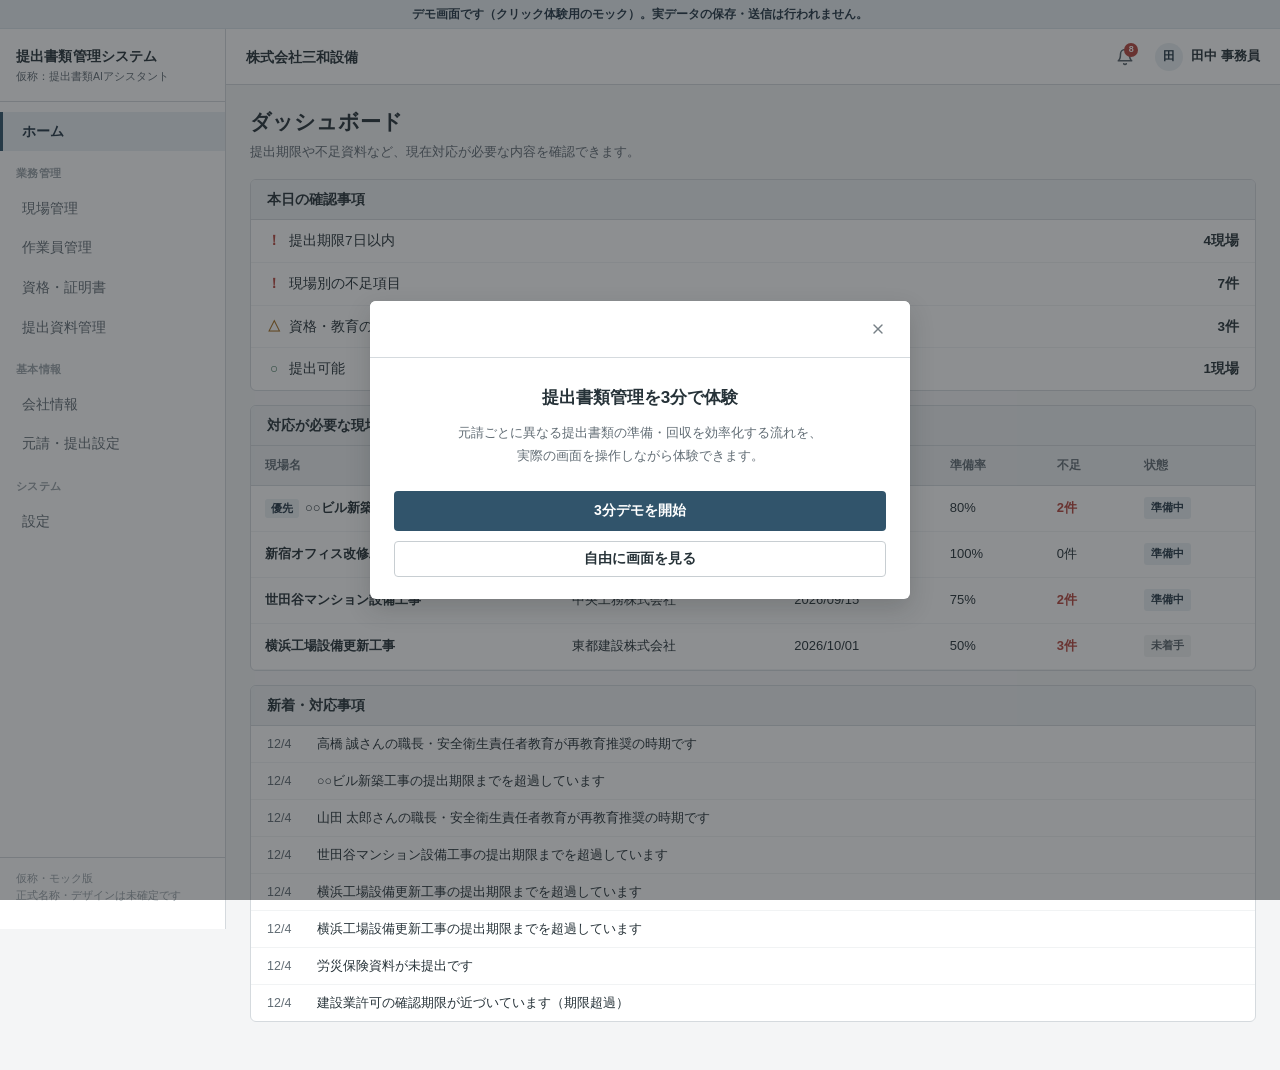
<file: index.html>
<!DOCTYPE html>
<html lang="ja">
<head>
<meta charset="UTF-8">
<meta name="viewport" content="width=device-width, initial-scale=1.0">
<title>提出書類AIアシスタント（モック）</title>
<link rel="icon" href="data:image/svg+xml,%3Csvg xmlns='http://www.w3.org/2000/svg' viewBox='0 0 32 32'%3E%3Crect width='32' height='32' rx='7' fill='%2331546b'/%3E%3Ctext x='16' y='22' font-size='17' font-family='sans-serif' font-weight='700' fill='white' text-anchor='middle'%3E提%3C/text%3E%3C/svg%3E">
<link rel="stylesheet" href="css/style.css">
</head>
<body>

<div class="demo-banner">
  デモ画面です（クリック体験用のモック）。実データの保存・送信は行われません。
</div>

<div class="app-shell">
  <div class="sidebar-backdrop" id="sidebarBackdrop"></div>

  <aside class="sidebar" id="sidebar">
    <div class="sidebar-logo">
      <div class="logo-text">提出書類管理システム</div>
      <div class="logo-sub">仮称：提出書類AIアシスタント</div>
    </div>
    <nav class="sidebar-nav" id="sidebarNav"></nav>
    <div class="sidebar-footer">
      仮称・モック版<br>
      正式名称・デザインは未確定です
    </div>
  </aside>

  <header class="topbar">
    <div class="topbar-left">
      <button class="menu-toggle" id="menuToggle" aria-label="メニュー">
        <svg viewBox="0 0 24 24" fill="none" stroke="currentColor" stroke-width="2" stroke-linecap="round"><line x1="3" y1="6" x2="21" y2="6"/><line x1="3" y1="12" x2="21" y2="12"/><line x1="3" y1="18" x2="21" y2="18"/></svg>
      </button>
      <div class="topbar-company">株式会社三和設備</div>
    </div>
    <div class="topbar-right">
      <div class="bell-wrap">
        <button class="topbar-bell" id="bellBtn" aria-label="通知">
          <svg viewBox="0 0 24 24" fill="none" stroke="currentColor" stroke-width="2" stroke-linecap="round" stroke-linejoin="round"><path d="M18 8a6 6 0 0 0-12 0c0 7-3 9-3 9h18s-3-2-3-9"/><path d="M13.73 21a2 2 0 0 1-3.46 0"/></svg>
          <span class="bell-badge" id="bellBadge">0</span>
        </button>
        <div class="notif-dropdown" id="notifDropdown"></div>
      </div>
      <div class="topbar-user">
        <div class="user-avatar">田</div>
        <span id="topbarUserName">田中 事務員</span>
      </div>
    </div>
  </header>

  <main class="main-content" id="app"></main>
</div>

<div class="modal-overlay" id="modalOverlay">
  <div class="modal-box" id="modalBox"></div>
</div>

<div class="toast-wrap" id="toastWrap"></div>

<script src="js/data.js"></script>
<script src="js/store.js"></script>
<script src="js/app.js"></script>
<script src="js/demo.js"></script>
</body>
</html>
</file>
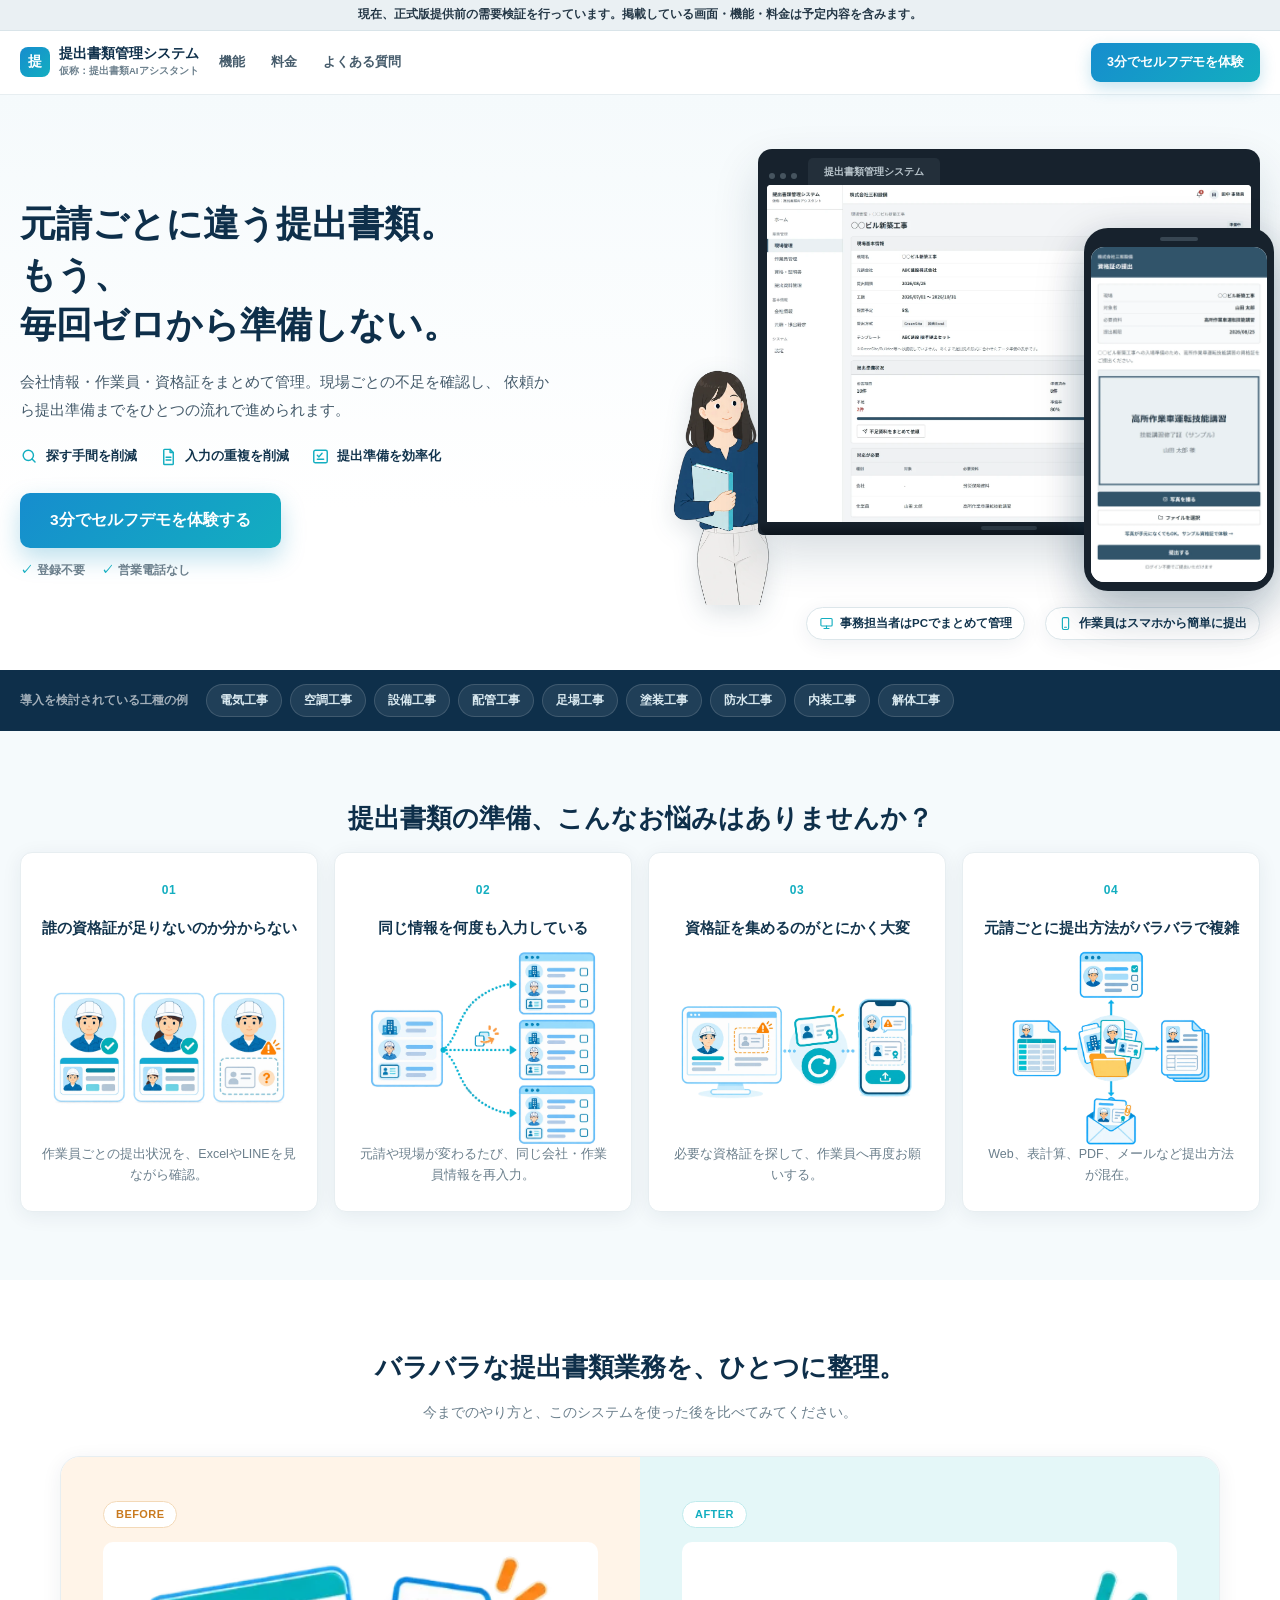
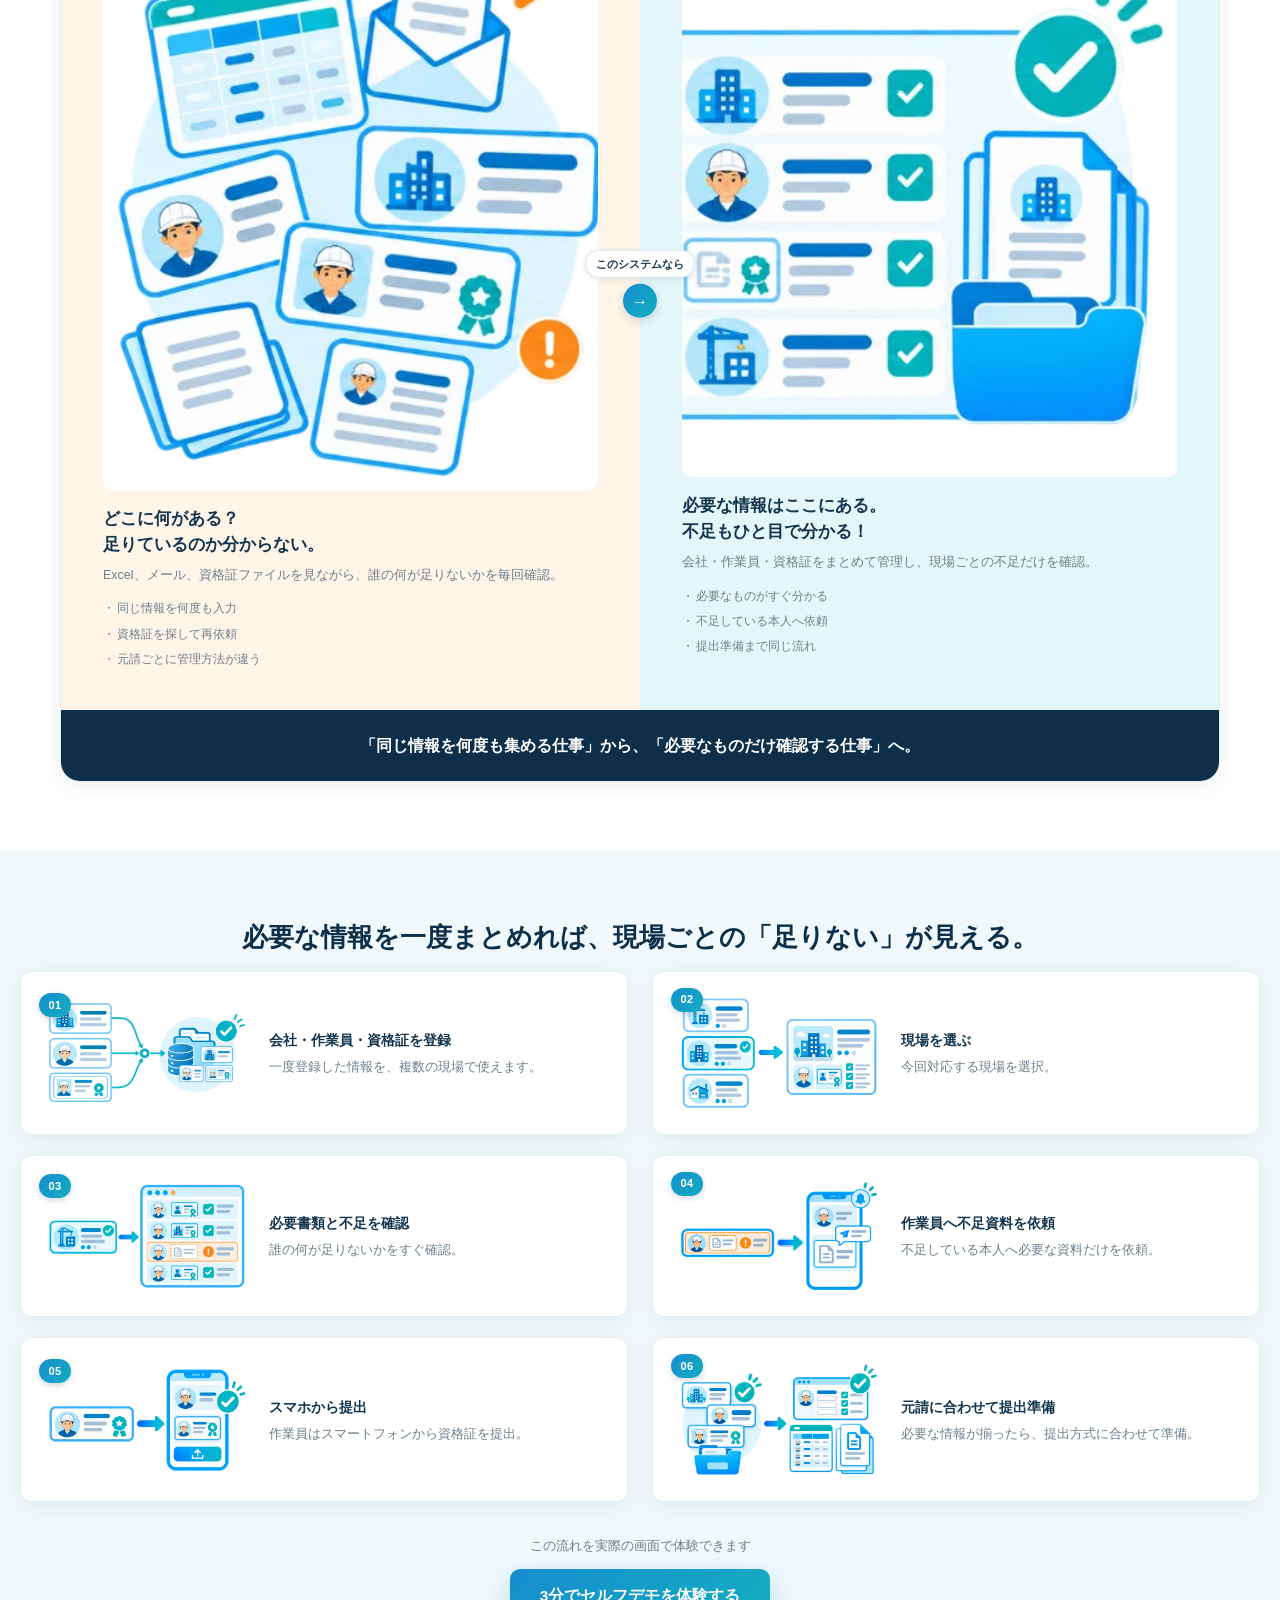
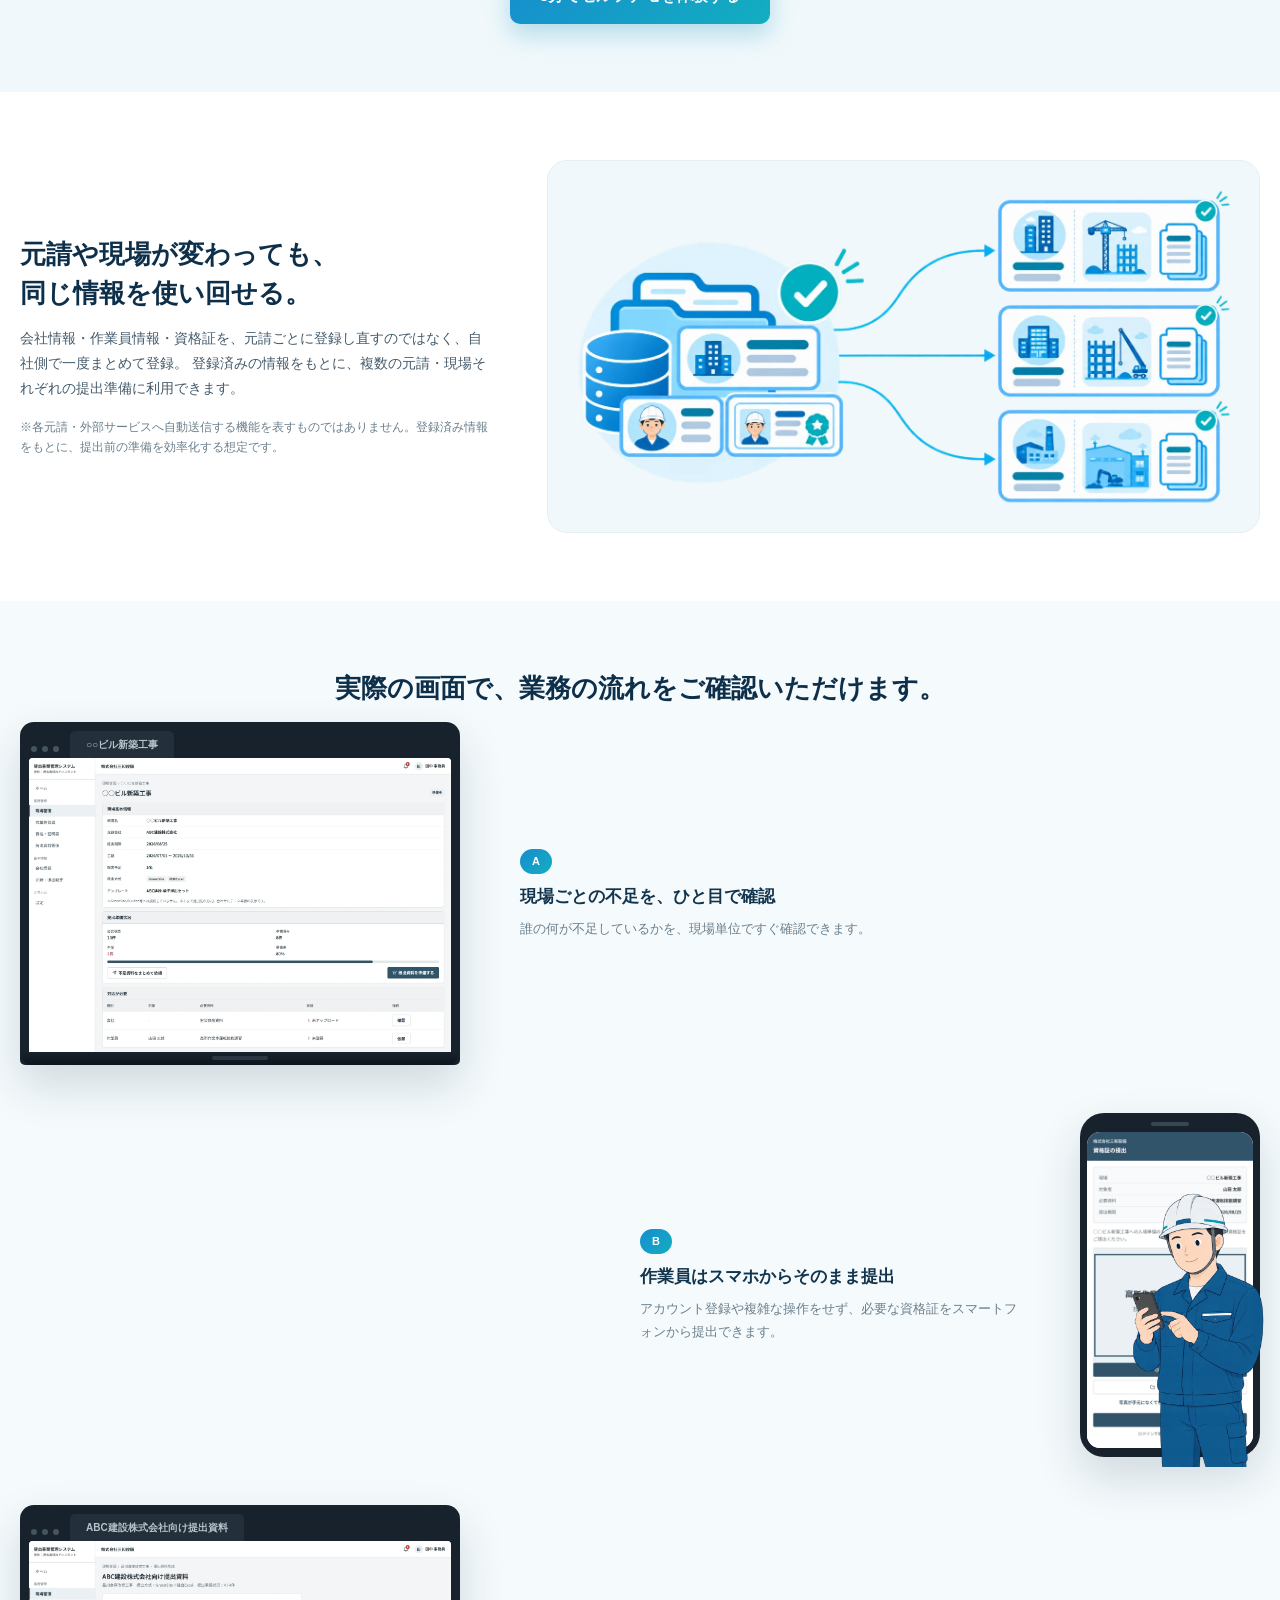
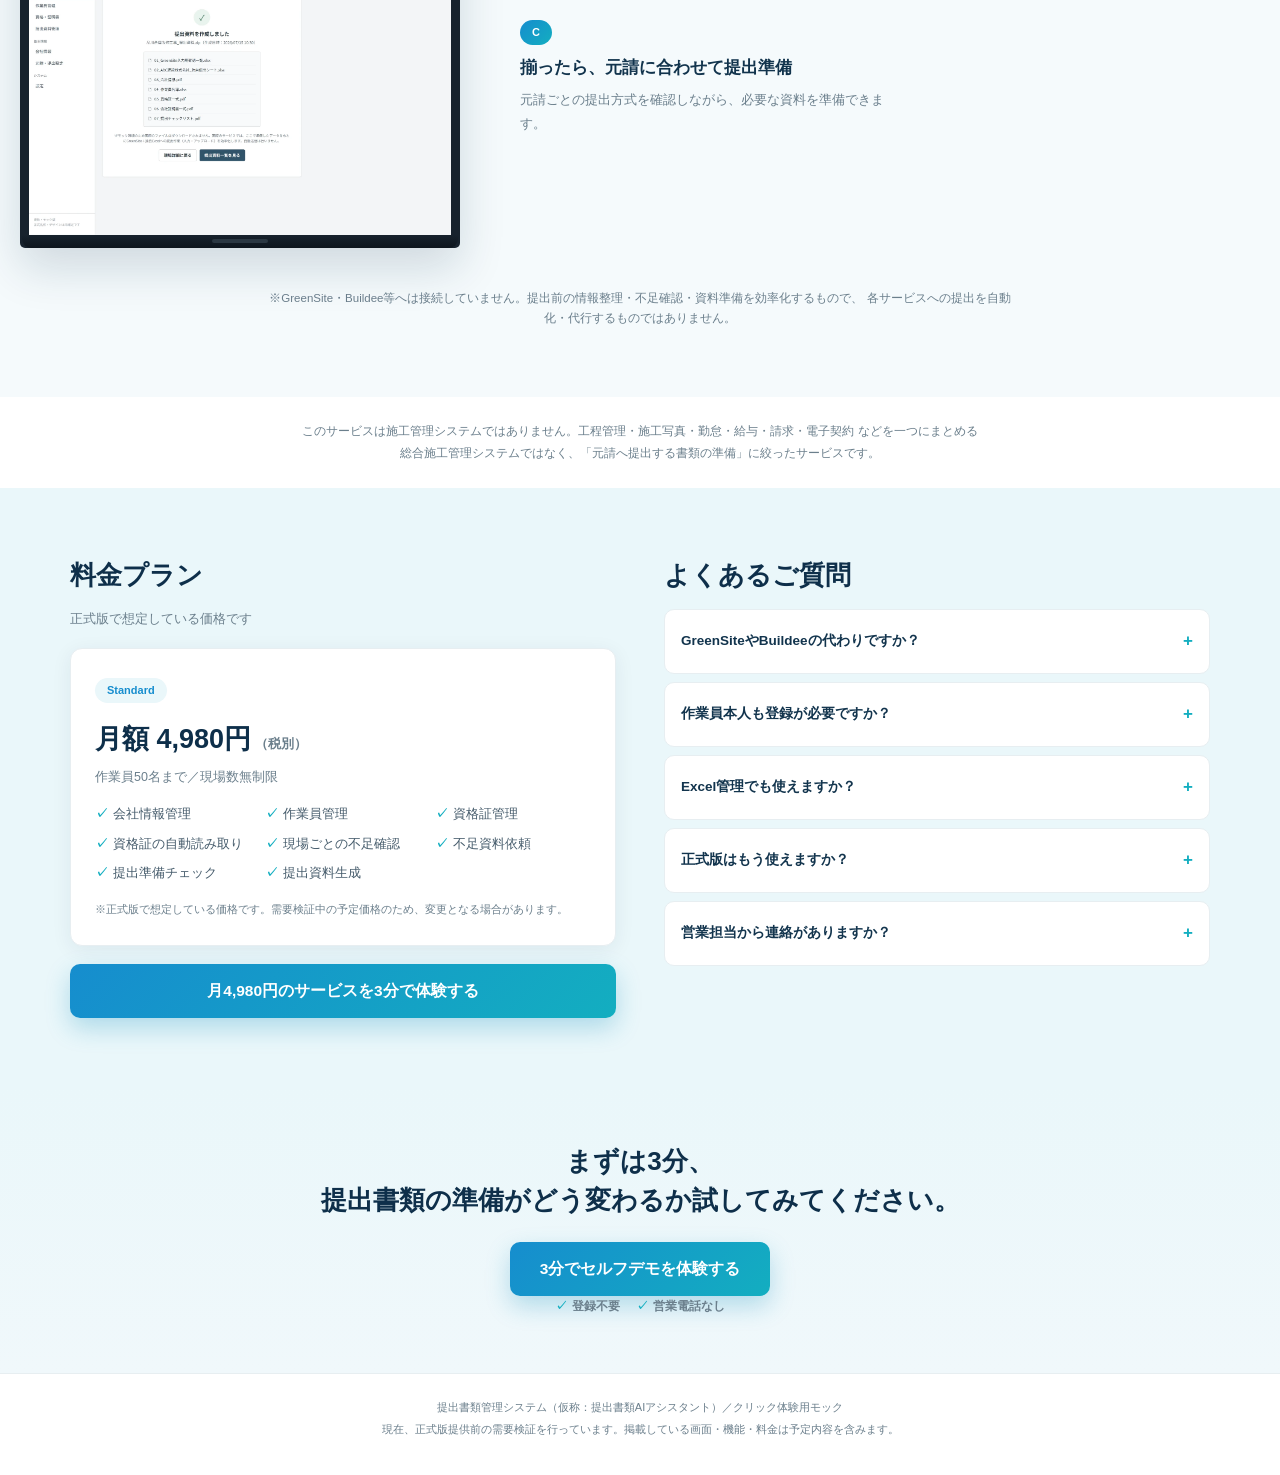
<file: lp.html>
<!DOCTYPE html>
<html lang="ja">
<head>
<meta charset="UTF-8">
<meta name="viewport" content="width=device-width, initial-scale=1.0">
<title>建設業の提出書類管理を効率化｜提出書類AIアシスタント</title>
<meta name="description" content="専門工事会社向け。作業員・資格証・会社情報をまとめて管理し、現場ごとの不足確認から元請別の提出準備までを効率化。3分のセルフデモを登録不要で体験できます。">
<meta property="og:title" content="建設業の提出書類管理を効率化｜提出書類AIアシスタント">
<meta property="og:description" content="専門工事会社向け。作業員・資格証・会社情報をまとめて管理し、現場ごとの不足確認から元請別の提出準備までを効率化。3分のセルフデモを登録不要で体験できます。">
<meta property="og:type" content="website">
<link rel="icon" href="data:image/svg+xml,%3Csvg xmlns='http://www.w3.org/2000/svg' viewBox='0 0 32 32'%3E%3Crect width='32' height='32' rx='7' fill='%2331546b'/%3E%3Ctext x='16' y='22' font-size='17' font-family='sans-serif' font-weight='700' fill='white' text-anchor='middle'%3E提%3C/text%3E%3C/svg%3E">
<link rel="stylesheet" href="css/style.css">
<link rel="stylesheet" href="css/lp.css">
</head>
<body class="lp2">

<div class="demo-banner">現在、正式版提供前の需要検証を行っています。掲載している画面・機能・料金は予定内容を含みます。</div>

<header class="lp2-header">
  <div class="lp2-header-inner">
    <div class="lp2-logo">
      <span class="lp2-logo-mark" aria-hidden="true">提</span>
      <div class="lp2-logo-text-group">
        <div class="lp2-logo-text">提出書類管理システム</div>
        <div class="lp2-logo-sub">仮称：提出書類AIアシスタント</div>
      </div>
    </div>
    <nav class="lp2-nav" aria-label="ページ内リンク">
      <a href="#lp-flow">機能</a>
      <a href="#lp-pricing">料金</a>
      <a href="#lp-faq">よくある質問</a>
    </nav>
    <a class="lp2-header-cta" href="index.html?demo=1&amp;source=lp#/dashboard" data-lp-event="hero_demo_click">3分でセルフデモを体験</a>
  </div>
</header>

<main>

  <!-- ============ Hero ============ -->
  <section class="lp2-hero">
    <div class="lp2-hero-inner">
      <div class="lp2-hero-copy">
        <h1 class="lp2-h1">
          元請ごとに違う提出書類。<br>
          もう、<span class="lp2-highlight">毎回ゼロから準備しない。</span>
        </h1>
        <p class="lp2-lead">
          会社情報・作業員・資格証をまとめて管理。現場ごとの不足を確認し、
          依頼から提出準備までをひとつの流れで進められます。
        </p>

        <ul class="lp2-benefit-row">
          <li>
            <svg viewBox="0 0 24 24" fill="none" stroke="currentColor" stroke-width="1.8" stroke-linecap="round" stroke-linejoin="round"><circle cx="10.5" cy="10.5" r="6.5"/><line x1="19" y1="19" x2="15.2" y2="15.2"/></svg>
            <span>探す手間を削減</span>
          </li>
          <li>
            <svg viewBox="0 0 24 24" fill="none" stroke="currentColor" stroke-width="1.8" stroke-linecap="round" stroke-linejoin="round"><path d="M7 3h7l4 4v14a1 1 0 0 1-1 1H7a1 1 0 0 1-1-1V4a1 1 0 0 1 1-1z"/><path d="M14 3v4h4"/><line x1="9" y1="13" x2="15" y2="13"/><line x1="9" y1="16.5" x2="15" y2="16.5"/></svg>
            <span>入力の重複を削減</span>
          </li>
          <li>
            <svg viewBox="0 0 24 24" fill="none" stroke="currentColor" stroke-width="1.8" stroke-linecap="round" stroke-linejoin="round"><rect x="3.5" y="4" width="17" height="16" rx="2"/><path d="M8 10.5l2 2 4-4.5"/><line x1="8" y1="15.5" x2="16" y2="15.5"/></svg>
            <span>提出準備を効率化</span>
          </li>
        </ul>

        <div class="lp2-cta-block">
          <a class="lp2-btn lp2-btn-primary lp2-btn-lg" href="index.html?demo=1&amp;source=lp#/dashboard" data-lp-event="hero_demo_click">3分でセルフデモを体験する</a>
          <ul class="lp2-reassure">
            <li>登録不要</li>
            <li>営業電話なし</li>
          </ul>
        </div>
      </div>

      <div class="lp2-hero-visual">
        <div class="lp2-hero-stage">

          <div class="lp2-device-pc lp2-hero-pc">
            <div class="lp2-device-pc-topbar">
              <span class="lp2-device-dot"></span><span class="lp2-device-dot"></span><span class="lp2-device-dot"></span>
              <span class="lp2-device-pc-tab">提出書類管理システム</span>
            </div>
            <div class="lp2-device-pc-screen">
              <img src="assets/lp/screenshots/admin-missing.webp" width="1400" height="975" alt="管理画面で「○○ビル新築工事」の現場情報と、不足している提出書類の一覧を確認している様子。" loading="eager">
            </div>
            <div class="lp2-device-pc-base"></div>
          </div>

          <div class="lp2-device-phone lp2-hero-phone">
            <div class="lp2-device-phone-notch"></div>
            <div class="lp2-device-phone-screen">
              <img src="assets/lp/screenshots/worker-submit.webp" width="736" height="1400" alt="作業員がスマートフォンから資格証を提出する画面。" loading="eager">
            </div>
          </div>

          <img class="lp2-hero-person" src="assets/lp/illustrations/hero-office-admin.webp" width="648" height="917" alt="" loading="eager">
        </div>

        <ul class="lp2-hero-captions">
          <li>
            <svg viewBox="0 0 24 24" fill="none" stroke="currentColor" stroke-width="1.8" stroke-linecap="round" stroke-linejoin="round"><rect x="3" y="4" width="18" height="12" rx="1.5"/><line x1="8" y1="20" x2="16" y2="20"/><line x1="12" y1="16" x2="12" y2="20"/></svg>
            事務担当者はPCでまとめて管理
          </li>
          <li>
            <svg viewBox="0 0 24 24" fill="none" stroke="currentColor" stroke-width="1.8" stroke-linecap="round" stroke-linejoin="round"><rect x="7" y="2.5" width="10" height="19" rx="2.2"/><line x1="10.5" y1="18" x2="13.5" y2="18"/></svg>
            作業員はスマホから簡単に提出
          </li>
        </ul>
      </div>
    </div>
  </section>

  <!-- ============ 対象業種バー ============ -->
  <div class="lp2-industries">
    <div class="lp2-industries-inner">
      <span class="lp2-industries-label">導入を検討されている工種の例</span>
      <ul class="lp2-industries-list">
        <li>電気工事</li>
        <li>空調工事</li>
        <li>設備工事</li>
        <li>配管工事</li>
        <li>足場工事</li>
        <li>塗装工事</li>
        <li>防水工事</li>
        <li>内装工事</li>
        <li>解体工事</li>
      </ul>
    </div>
  </div>

  <!-- ============ 課題 ============ -->
  <section class="lp2-section lp2-problems">
    <div class="lp2-container lp2-container-problems">
      <h2 class="lp2-h2">提出書類の準備、<br class="lp2-br-mobile">こんなお悩みはありませんか？</h2>

      <div class="lp2-problem-grid">
        <div class="lp2-problem-card">
          <span class="lp2-problem-num">01</span>
          <div class="lp2-problem-title">誰の資格証が足りないのか<br class="lp2-br-mobile">分からない</div>
          <div class="lp2-problem-img">
            <img src="assets/lp/illustrations/pain-missing-cert.webp" width="1400" height="692" alt="現場ごとに作業員の資格証が揃っているかどうかを確認しているイメージ。" loading="lazy">
          </div>
          <p class="lp2-problem-desc">作業員ごとの提出状況を、ExcelやLINEを見ながら確認。</p>
        </div>
        <div class="lp2-problem-card">
          <span class="lp2-problem-num">02</span>
          <div class="lp2-problem-title">同じ情報を何度も<br class="lp2-br-mobile">入力している</div>
          <div class="lp2-problem-img lp2-problem-img-boost">
            <img src="assets/lp/illustrations/pain-duplicate-entry.webp" width="1174" height="1014" alt="同じ会社・作業員の情報を、元請ごとに何度も入力し直しているイメージ。" loading="lazy">
          </div>
          <p class="lp2-problem-desc">元請や現場が変わるたび、同じ会社・作業員情報を再入力。</p>
        </div>
        <div class="lp2-problem-card">
          <span class="lp2-problem-num">03</span>
          <div class="lp2-problem-title">資格証を集めるのが<br class="lp2-br-mobile">とにかく大変</div>
          <div class="lp2-problem-img">
            <img src="assets/lp/illustrations/pain-resend-cert.webp" width="1390" height="622" alt="資格証を探し出し、作業員へスマートフォンで再提出をお願いしているイメージ。" loading="lazy">
          </div>
          <p class="lp2-problem-desc">必要な資格証を探して、作業員へ再度お願いする。</p>
        </div>
        <div class="lp2-problem-card">
          <span class="lp2-problem-num">04</span>
          <div class="lp2-problem-title">元請ごとに提出方法が<br class="lp2-br-mobile">バラバラで複雑</div>
          <div class="lp2-problem-img lp2-problem-img-boost">
            <img src="assets/lp/illustrations/pain-multiple-methods.webp" width="1248" height="1218" alt="Web、表計算、PDF、メールなど、元請ごとに異なる提出方法が混在しているイメージ。" loading="lazy">
          </div>
          <p class="lp2-problem-desc">Web、表計算、PDF、メールなど提出方法が混在。</p>
        </div>
      </div>
    </div>
  </section>

  <!-- ============ Before / After ============ -->
  <section class="lp2-section lp2-before-after">
    <div class="lp2-container lp2-container-wide">
      <h2 class="lp2-h2">バラバラな提出書類業務を、<br class="lp2-br-mobile">ひとつに整理。</h2>
      <p class="lp2-section-sub">今までのやり方と、このシステムを使った後を比べてみてください。</p>

      <div class="lp2-compare-frame">
        <div class="lp2-compare-row">
          <div class="lp2-compare-col lp2-compare-before">
            <span class="lp2-pill lp2-pill-before">BEFORE</span>
            <div class="lp2-compare-img lp2-compare-img-before">
              <img src="assets/lp/illustrations/chaos-to-organized.webp" width="1400" height="465" alt="表計算シートやメール、資格証など、書類や情報があちこちに散らばっている様子。" loading="lazy">
            </div>
            <div class="lp2-compare-title">どこに何がある？<br>足りているのか分からない。</div>
            <p class="lp2-compare-desc">Excel、メール、資格証ファイルを見ながら、誰の何が足りないかを毎回確認。</p>
            <ul class="lp2-compare-list">
              <li>同じ情報を何度も入力</li>
              <li>資格証を探して再依頼</li>
              <li>元請ごとに管理方法が違う</li>
            </ul>
          </div>

          <div class="lp2-compare-col lp2-compare-after">
            <span class="lp2-pill lp2-pill-after">AFTER</span>
            <div class="lp2-compare-img lp2-compare-img-after">
              <img src="assets/lp/illustrations/chaos-to-organized.webp" width="1400" height="465" alt="会社・作業員・資格証の情報がチェック済みの状態でひとつに整理されている様子。" loading="lazy">
            </div>
            <div class="lp2-compare-title">必要な情報はここにある。<br>不足もひと目で分かる！</div>
            <p class="lp2-compare-desc">会社・作業員・資格証をまとめて管理し、現場ごとの不足だけを確認。</p>
            <ul class="lp2-compare-list">
              <li>必要なものがすぐ分かる</li>
              <li>不足している本人へ依頼</li>
              <li>提出準備まで同じ流れ</li>
            </ul>
          </div>

          <div class="lp2-compare-center" aria-hidden="true">
            <span class="lp2-compare-center-label">このシステムなら</span>
            <span class="lp2-compare-center-arrow">→</span>
          </div>
        </div>

        <div class="lp2-compare-conclusion">
          <p>「同じ情報を何度も集める仕事」から、<br class="lp2-br-mobile">「必要なものだけ確認する仕事」へ。</p>
        </div>
      </div>
    </div>
  </section>

  <!-- ============ 業務フロー ============ -->
  <section class="lp2-section lp2-flow" id="lp-flow">
    <div class="lp2-container lp2-container-flow">
      <h2 class="lp2-h2">必要な情報を一度まとめれば、<br class="lp2-br-mobile">現場ごとの「足りない」が見える。</h2>

      <div class="lp2-flow-grid">
        <div class="lp2-flow-card">
          <div class="lp2-flow-card-media">
            <span class="lp2-flow-num">01</span>
            <img src="assets/lp/illustrations/flow-01-register.webp" width="1400" height="720" alt="会社・作業員・資格証の情報をシステムにまとめて登録するイメージ。" loading="lazy">
          </div>
          <div class="lp2-flow-card-body">
            <div class="lp2-flow-title">会社・作業員・資格証を登録</div>
            <div class="lp2-flow-desc">一度登録した情報を、複数の現場で使えます。</div>
          </div>
        </div>

        <div class="lp2-flow-card">
          <div class="lp2-flow-card-media">
            <span class="lp2-flow-num">02</span>
            <img src="assets/lp/illustrations/flow-02-select-site.webp" width="1330" height="758" alt="登録済みの情報から、今回対応する現場を選ぶイメージ。" loading="lazy">
          </div>
          <div class="lp2-flow-card-body">
            <div class="lp2-flow-title">現場を選ぶ</div>
            <div class="lp2-flow-desc">今回対応する現場を選択。</div>
          </div>
        </div>

        <div class="lp2-flow-card">
          <div class="lp2-flow-card-media">
            <span class="lp2-flow-num">03</span>
            <img src="assets/lp/illustrations/flow-03-check-missing.webp" width="1354" height="732" alt="現場で必要な書類のうち、不足している項目を確認しているイメージ。" loading="lazy">
          </div>
          <div class="lp2-flow-card-body">
            <div class="lp2-flow-title">必要書類と不足を確認</div>
            <div class="lp2-flow-desc">誰の何が足りないかをすぐ確認。</div>
          </div>
        </div>

        <div class="lp2-flow-card">
          <div class="lp2-flow-card-media">
            <span class="lp2-flow-num">04</span>
            <img src="assets/lp/illustrations/flow-04-request.webp" width="1400" height="788" alt="不足している作業員本人へ、スマートフォンで資料の提出を依頼するイメージ。" loading="lazy">
          </div>
          <div class="lp2-flow-card-body">
            <div class="lp2-flow-title">作業員へ不足資料を依頼</div>
            <div class="lp2-flow-desc">不足している本人へ必要な資料だけを依頼。</div>
          </div>
        </div>

        <div class="lp2-flow-card">
          <div class="lp2-flow-card-media">
            <span class="lp2-flow-num">05</span>
            <img src="assets/lp/illustrations/flow-05-mobile-submit.webp" width="1398" height="738" alt="作業員がスマートフォンから資格証を提出しているイメージ。" loading="lazy">
          </div>
          <div class="lp2-flow-card-body">
            <div class="lp2-flow-title">スマホから提出</div>
            <div class="lp2-flow-desc">作業員はスマートフォンから資格証を提出。</div>
          </div>
        </div>

        <div class="lp2-flow-card">
          <div class="lp2-flow-card-media">
            <span class="lp2-flow-num">06</span>
            <img src="assets/lp/illustrations/flow-06-preparation.webp" width="1380" height="792" alt="揃った情報をもとに、元請の提出方式に合わせて提出資料を準備するイメージ。" loading="lazy">
          </div>
          <div class="lp2-flow-card-body">
            <div class="lp2-flow-title">元請に合わせて提出準備</div>
            <div class="lp2-flow-desc">必要な情報が揃ったら、提出方式に合わせて準備。</div>
          </div>
        </div>
      </div>

      <div class="lp2-flow-cta">
        <p>この流れを実際の画面で体験できます</p>
        <a class="lp2-btn lp2-btn-primary lp2-btn-lg" href="index.html?demo=1&amp;source=lp#/dashboard" data-lp-event="middle_demo_click">3分でセルフデモを体験する</a>
      </div>
    </div>
  </section>

  <!-- ============ 差別化：自社情報マスター ============ -->
  <section class="lp2-section lp2-master">
    <div class="lp2-container lp2-container-wide lp2-master-inner">
      <div class="lp2-master-copy">
        <h2 class="lp2-h2 lp2-h2-left">元請や現場が変わっても、<br>同じ情報を使い回せる。</h2>
        <p class="lp2-master-text">
          会社情報・作業員情報・資格証を、元請ごとに登録し直すのではなく、自社側で一度まとめて登録。
          登録済みの情報をもとに、複数の元請・現場それぞれの提出準備に利用できます。
        </p>
        <p class="lp2-master-disclaimer">※各元請・外部サービスへ自動送信する機能を表すものではありません。登録済み情報をもとに、提出前の準備を効率化する想定です。</p>
      </div>
      <div class="lp2-master-visual">
        <img src="assets/lp/illustrations/master-reuse.webp" width="1400" height="683" alt="一度登録した会社・作業員・資格証の情報を、複数の元請・現場の提出準備にそれぞれ使い回すイメージ。" loading="lazy">
      </div>
    </div>
  </section>

  <!-- ============ 実際の画面 ============ -->
  <section class="lp2-section lp2-product">
    <div class="lp2-container lp2-container-wide">
      <h2 class="lp2-h2">実際の画面で、<br class="lp2-br-mobile">業務の流れをご確認いただけます。</h2>

      <div class="lp2-product-rows">

        <div class="lp2-product-row">
          <div class="lp2-product-media">
            <div class="lp2-device-pc">
              <div class="lp2-device-pc-topbar">
                <span class="lp2-device-dot"></span><span class="lp2-device-dot"></span><span class="lp2-device-dot"></span>
                <span class="lp2-device-pc-tab">○○ビル新築工事</span>
              </div>
              <div class="lp2-device-pc-screen">
                <img src="assets/lp/screenshots/admin-missing.webp" width="1400" height="975" alt="現場ごとに不足している提出書類を一覧で確認できる管理画面。" loading="lazy">
              </div>
              <div class="lp2-device-pc-base"></div>
            </div>
          </div>
          <div class="lp2-product-copy">
            <span class="lp2-product-label">A</span>
            <div class="lp2-product-title">現場ごとの不足を、ひと目で確認</div>
            <p class="lp2-product-desc">誰の何が不足しているかを、現場単位ですぐ確認できます。</p>
          </div>
        </div>

        <div class="lp2-product-row lp2-product-row-reverse">
          <div class="lp2-product-media">
            <div class="lp2-device-phone">
              <div class="lp2-device-phone-notch"></div>
              <div class="lp2-device-phone-screen">
                <img src="assets/lp/screenshots/worker-submit.webp" width="736" height="1400" alt="作業員がスマートフォンから資格証を提出する画面。" loading="lazy">
              </div>
            </div>
            <img class="lp2-product-person" src="assets/lp/illustrations/worker-phone.webp" width="466" height="923" alt="" loading="lazy">
          </div>
          <div class="lp2-product-copy">
            <span class="lp2-product-label">B</span>
            <div class="lp2-product-title">作業員はスマホからそのまま提出</div>
            <p class="lp2-product-desc">アカウント登録や複雑な操作をせず、必要な資格証をスマートフォンから提出できます。</p>
          </div>
        </div>

        <div class="lp2-product-row">
          <div class="lp2-product-media">
            <div class="lp2-device-pc">
              <div class="lp2-device-pc-topbar">
                <span class="lp2-device-dot"></span><span class="lp2-device-dot"></span><span class="lp2-device-dot"></span>
                <span class="lp2-device-pc-tab">ABC建設株式会社向け提出資料</span>
              </div>
              <div class="lp2-device-pc-screen">
                <img src="assets/lp/screenshots/admin-preparation.webp" width="1400" height="973" alt="提出書類の準備が整い、元請向けの提出資料一式が生成された画面。" loading="lazy">
              </div>
              <div class="lp2-device-pc-base"></div>
            </div>
          </div>
          <div class="lp2-product-copy">
            <span class="lp2-product-label">C</span>
            <div class="lp2-product-title">揃ったら、元請に合わせて提出準備</div>
            <p class="lp2-product-desc">元請ごとの提出方式を確認しながら、必要な資料を準備できます。</p>
          </div>
        </div>

      </div>

      <p class="lp2-product-note">
        ※GreenSite・Buildee等へは接続していません。提出前の情報整理・不足確認・資料準備を効率化するもので、
        各サービスへの提出を自動化・代行するものではありません。
      </p>
    </div>
  </section>

  <!-- ============ 対象外 ============ -->
  <section class="lp2-scope">
    <div class="lp2-container lp2-container-narrow">
      <p>このサービスは施工管理システムではありません。工程管理・施工写真・勤怠・給与・請求・電子契約
      などを一つにまとめる総合施工管理システムではなく、「元請へ提出する書類の準備」に絞ったサービスです。</p>
    </div>
  </section>

  <!-- ============ 料金 / FAQ ============ -->
  <section class="lp2-section lp2-pricing-faq" id="lp-pricing">
    <div class="lp2-container lp2-container-mid lp2-pricing-faq-inner">

      <div class="lp2-pricing">
        <h2 class="lp2-h2 lp2-h2-left">料金プラン</h2>
        <p class="lp2-pricing-hint">正式版で想定している価格です</p>
        <div class="lp2-price-card">
          <div class="lp2-price-plan">Standard</div>
          <div class="lp2-price-value">月額 4,980円<span>（税別）</span></div>
          <div class="lp2-price-scope">作業員50名まで／現場数無制限</div>
          <ul class="lp2-price-list">
            <li>会社情報管理</li>
            <li>作業員管理</li>
            <li>資格証管理</li>
            <li>資格証の自動読み取り</li>
            <li>現場ごとの不足確認</li>
            <li>不足資料依頼</li>
            <li>提出準備チェック</li>
            <li>提出資料生成</li>
          </ul>
          <p class="lp2-price-disclaimer">※正式版で想定している価格です。需要検証中の予定価格のため、変更となる場合があります。</p>
        </div>
        <a class="lp2-btn lp2-btn-primary lp2-btn-lg lp2-price-cta" href="index.html?demo=1&amp;source=lp#/dashboard" data-lp-event="price_demo_click">月4,980円のサービスを3分で体験する</a>
      </div>

      <div class="lp2-faq" id="lp-faq">
        <h2 class="lp2-h2 lp2-h2-left">よくあるご質問</h2>
        <div class="lp2-faq-list">
          <details class="lp2-faq-item">
            <summary>GreenSiteやBuildeeの代わりですか？</summary>
            <div class="lp2-faq-a">いいえ。各サービスへ提出する前の情報整理・不足確認・資料準備を効率化することを目的としています。</div>
          </details>
          <details class="lp2-faq-item">
            <summary>作業員本人も登録が必要ですか？</summary>
            <div class="lp2-faq-a">想定では、資料提出用URLからスマートフォンで資格証を提出できる仕組みを検討しています。アカウント登録は不要です。</div>
          </details>
          <details class="lp2-faq-item">
            <summary>Excel管理でも使えますか？</summary>
            <div class="lp2-faq-a">複数のExcelやファイルに分散している会社・作業員・資格証情報を一元管理する用途を想定しています。</div>
          </details>
          <details class="lp2-faq-item">
            <summary>正式版はもう使えますか？</summary>
            <div class="lp2-faq-a">現在は需要検証中です。3分のセルフデモで予定している操作イメージをご確認いただけます。</div>
          </details>
          <details class="lp2-faq-item">
            <summary>営業担当から連絡がありますか？</summary>
            <div class="lp2-faq-a">セルフデモの利用だけで営業電話・オンライン面談等は発生しません。</div>
          </details>
        </div>
      </div>

    </div>
  </section>

  <!-- ============ 最終CTA ============ -->
  <section class="lp2-final-cta">
    <div class="lp2-container lp2-container-narrow lp2-final-cta-inner">
      <div class="lp2-final-cta-body">
        <h2 class="lp2-h2">まずは3分、<br>提出書類の準備がどう変わるか試してみてください。</h2>
        <a class="lp2-btn lp2-btn-primary lp2-btn-lg" href="index.html?demo=1&amp;source=lp#/dashboard" data-lp-event="final_demo_click">3分でセルフデモを体験する</a>
        <ul class="lp2-reassure lp2-reassure-center">
          <li>登録不要</li>
          <li>営業電話なし</li>
        </ul>
      </div>
    </div>
  </section>

</main>

<footer class="lp2-footer">
  <div class="lp2-container">
    <p>提出書類管理システム（仮称：提出書類AIアシスタント）／クリック体験用モック</p>
    <p>現在、正式版提供前の需要検証を行っています。掲載している画面・機能・料金は予定内容を含みます。</p>
  </div>
</footer>

<div class="lp2-sticky-cta">
  <a class="lp2-btn lp2-btn-primary lp2-btn-block" href="index.html?demo=1&amp;source=lp#/dashboard" data-lp-event="hero_demo_click">3分でセルフデモを体験</a>
</div>

<script src="js/lp.js"></script>
</body>
</html>
</file>
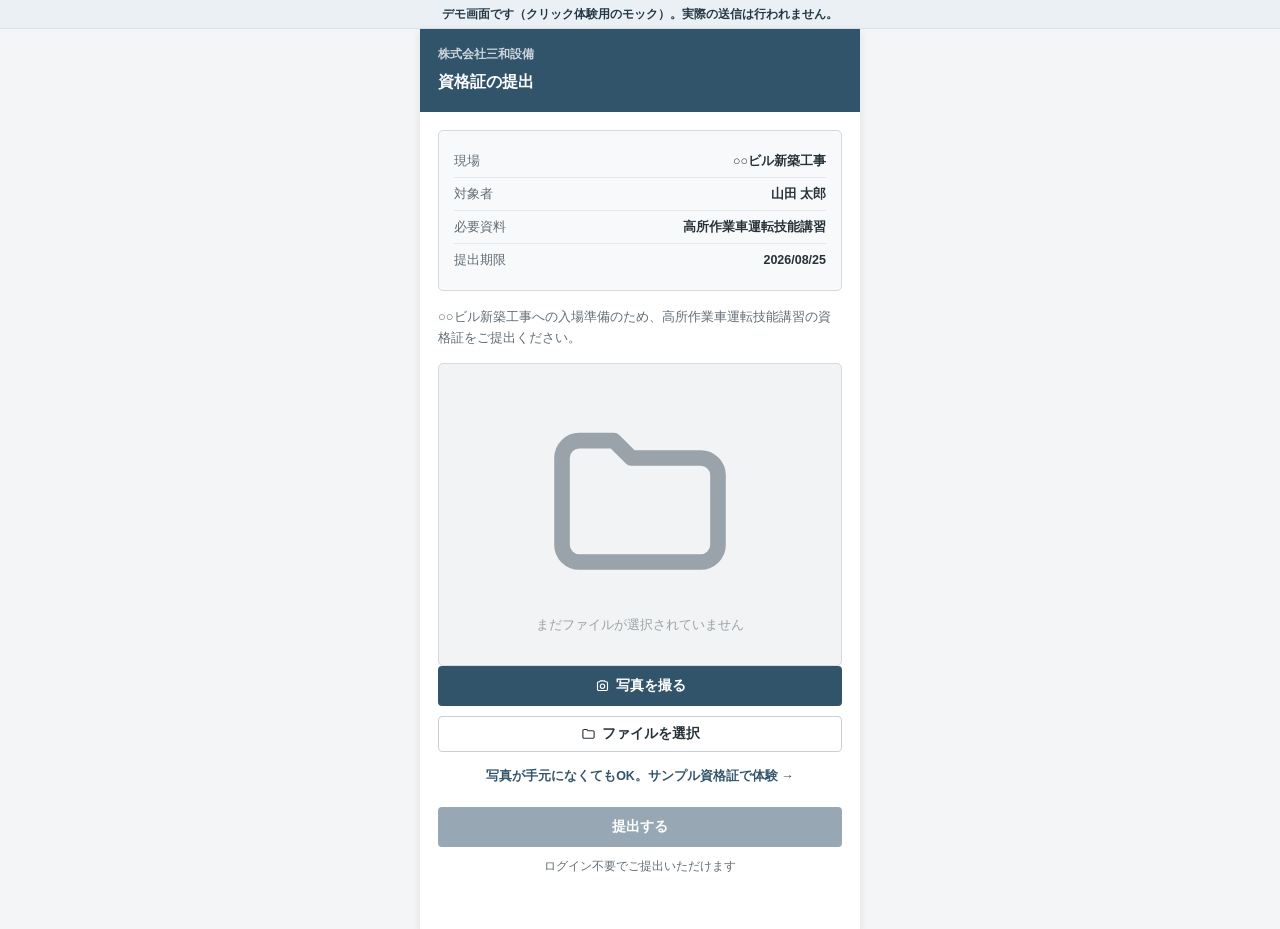
<file: mobile-submit.html>
<!DOCTYPE html>
<html lang="ja">
<head>
<meta charset="UTF-8">
<meta name="viewport" content="width=device-width, initial-scale=1.0, maximum-scale=1.0">
<title>資格証の提出依頼（モック）</title>
<link rel="icon" href="data:image/svg+xml,%3Csvg xmlns='http://www.w3.org/2000/svg' viewBox='0 0 32 32'%3E%3Crect width='32' height='32' rx='7' fill='%2331546b'/%3E%3Ctext x='16' y='22' font-size='17' font-family='sans-serif' font-weight='700' fill='white' text-anchor='middle'%3E提%3C/text%3E%3C/svg%3E">
<link rel="stylesheet" href="css/style.css">
<style>
  body { background: var(--color-bg); }
</style>
</head>
<body>

<div class="demo-banner">デモ画面です（クリック体験用のモック）。実際の送信は行われません。</div>

<div class="mobile-page">
  <div class="mobile-container">
    <div class="mobile-header">
      <div class="mobile-header-company" id="hdrCompany">株式会社三和設備</div>
      <div class="mobile-header-title">資格証の提出</div>
    </div>
    <div class="mobile-body" id="mobileBody">
      <!-- JSで描画 -->
    </div>
  </div>
</div>

<div class="toast-wrap" id="toastWrap"></div>

<script>
/* ============================================================
   独立ページ：SPA本体（index.html）に依存しない。
   不足資料依頼メール・SMSのリンクを開いた想定のモック。
   ============================================================ */

function escapeHtml(str) {
  if (str === null || str === undefined) return "";
  return String(str).replace(/&/g,"&amp;").replace(/</g,"&lt;").replace(/>/g,"&gt;").replace(/"/g,"&quot;");
}

function getParam(name, fallback) {
  const v = new URLSearchParams(location.search).get(name);
  return v && v.trim() ? v : fallback;
}

function formatDateJP(dateStr) {
  if (!dateStr) return "-";
  const d = new Date(dateStr + "T00:00:00");
  if (isNaN(d.getTime())) return dateStr;
  return `${d.getFullYear()}/${String(d.getMonth()+1).padStart(2,"0")}/${String(d.getDate()).padStart(2,"0")}`;
}

const ctx = {
  company: getParam("company", "株式会社三和設備"),
  site: getParam("site", "○○ビル新築工事"),
  worker: getParam("worker", "山田 太郎"),
  cert: getParam("cert", "高所作業車運転技能講習"),
  deadline: getParam("deadline", "2026-08-25"),
  // 管理画面（index.html）側の状態と疑似連動させるためのID。
  // 依頼メール・SMSのリンクから開いた場合はURLパラメータで渡されるが、
  // このページを直接開いた場合はデモ用の既定値（山田太郎 / 高所作業車運転技能講習 / ○○ビル新築工事）を使う。
  workerId: getParam("workerId", "w1"),
  certTypeId: getParam("certTypeId", "ct2"),
  siteId: getParam("siteId", "s1"),
  // セルフガイドデモから管理画面に埋め込まれている場合はtrue。
  // その場合のみ「管理画面へ戻る」ボタンを表示する（単独ページとして開いた場合は不要）。
  embedded: getParam("embedded") === "1",
};

// サンプル資格証で体験する用のダミー画像（実ファイル不要でも提出体験ができるようにする）
const SAMPLE_CERT_IMAGE =
  "data:image/svg+xml,%3Csvg xmlns='http://www.w3.org/2000/svg' width='400' height='280'%3E%3Crect width='400' height='280' fill='%23eaf0f3'/%3E%3Crect x='16' y='16' width='368' height='248' fill='none' stroke='%2331546b' stroke-width='3'/%3E%3Ctext x='200' y='120' font-size='20' font-family='sans-serif' font-weight='700' fill='%23243746' text-anchor='middle'%3E高所作業車運転技能講習%3C/text%3E%3Ctext x='200' y='155' font-size='14' font-family='sans-serif' fill='%23626d75' text-anchor='middle'%3E技能講習修了証（サンプル）%3C/text%3E%3Ctext x='200' y='190' font-size='13' font-family='sans-serif' fill='%23626d75' text-anchor='middle'%3E山田 太郎 様%3C/text%3E%3C/svg%3E";

// 管理画面（index.html）と同じlocalStorageキー。中身は store.js の PENDING_SUBMISSIONS_KEY と一致させること。
const PENDING_SUBMISSIONS_KEY = "teishutsu_mock_pending_submissions_v1";

function saveSubmissionToPending() {
  let list = [];
  try {
    const raw = localStorage.getItem(PENDING_SUBMISSIONS_KEY);
    list = raw ? JSON.parse(raw) : [];
  } catch (e) {
    list = [];
  }
  const entry = {
    id: `sub-${Date.now()}`,
    siteId: ctx.siteId,
    workerId: ctx.workerId,
    certTypeId: ctx.certTypeId,
    submittedAt: new Date().toISOString(),
    fileName: selectedFile ? selectedFile.name : null,
    fileDataUrl: selectedFile && selectedFile.isImage ? selectedFile.dataUrl : null,
    status: "pending",
  };
  list.push(entry);
  try {
    localStorage.setItem(PENDING_SUBMISSIONS_KEY, JSON.stringify(list));
  } catch (e) {
    // スマホカメラ撮影画像は大きくlocalStorageの容量を超える場合があるため、
    // 画像なしで再度保存を試みる（提出そのものは失敗させない）。
    entry.fileDataUrl = null;
    list[list.length - 1] = entry;
    try {
      localStorage.setItem(PENDING_SUBMISSIONS_KEY, JSON.stringify(list));
    } catch (e2) {
      // それでも失敗する場合は静かに諦める（モックのため致命的ではない）
    }
  }
}

let selectedFile = null; // { dataUrl, name, isImage }

const ICON_CAMERA = `<svg viewBox="0 0 24 24" fill="none" stroke="currentColor" stroke-width="1.8" stroke-linecap="round" stroke-linejoin="round"><path d="M4 8a2 2 0 0 1 2-2h1.5l1-1.5h7l1 1.5H18a2 2 0 0 1 2 2v10a2 2 0 0 1-2 2H6a2 2 0 0 1-2-2V8z"/><circle cx="12" cy="13" r="3.5"/></svg>`;
const ICON_FOLDER = `<svg viewBox="0 0 24 24" fill="none" stroke="currentColor" stroke-width="1.8" stroke-linecap="round" stroke-linejoin="round"><path d="M3 7.5a2 2 0 0 1 2-2h4l2 2h8a2 2 0 0 1 2 2v8a2 2 0 0 1-2 2H5a2 2 0 0 1-2-2v-10z"/></svg>`;
const ICON_FILE = `<svg viewBox="0 0 24 24" fill="none" stroke="currentColor" stroke-width="1.8" stroke-linecap="round" stroke-linejoin="round"><path d="M14 3H7a2 2 0 0 0-2 2v14a2 2 0 0 0 2 2h10a2 2 0 0 0 2-2V8z"/><polyline points="14 3 14 8 19 8"/></svg>`;

function render() {
  document.getElementById("hdrCompany").textContent = ctx.company;
  document.getElementById("mobileBody").innerHTML = `
    <div class="mobile-card">
      <div class="mobile-card-row"><span class="label">現場</span><span class="value">${escapeHtml(ctx.site)}</span></div>
      <div class="mobile-card-row"><span class="label">対象者</span><span class="value">${escapeHtml(ctx.worker)}</span></div>
      <div class="mobile-card-row"><span class="label">必要資料</span><span class="value">${escapeHtml(ctx.cert)}</span></div>
      <div class="mobile-card-row"><span class="label">提出期限</span><span class="value">${formatDateJP(ctx.deadline)}</span></div>
    </div>

    <div class="form-hint" style="margin-bottom:14px;font-size:13px;">
      ${escapeHtml(ctx.site)}への入場準備のため、${escapeHtml(ctx.cert)}の資格証をご提出ください。
    </div>

    <div class="mobile-photo-preview" id="photoPreview">
      ${selectedFile ? (selectedFile.isImage ? `<img src="${selectedFile.dataUrl}" alt="選択した画像">` : `<div style="text-align:center;">${ICON_FILE}<div style="margin-top:8px;font-size:12.5px;">${escapeHtml(selectedFile.name)}</div></div>`) : `<div style="text-align:center;color:var(--color-neutral-400);">${ICON_FOLDER}<div style="margin-top:8px;">まだファイルが選択されていません</div></div>`}
    </div>

    <button class="btn btn-primary btn-lg btn-block" id="btnCamera" style="margin-bottom:10px;">${ICON_CAMERA}写真を撮る</button>
    <button class="btn btn-secondary btn-block" id="btnFile" style="margin-bottom:10px;">${ICON_FOLDER}ファイルを選択</button>
    <div style="text-align:center;margin-bottom:20px;">
      <button class="link-btn" id="btnSample">写真が手元になくてもOK。サンプル資格証で体験 →</button>
    </div>

    <input type="file" id="fileCameraInput" accept="image/*" capture="environment" style="display:none;">
    <input type="file" id="fileGeneralInput" accept="image/*,.pdf" style="display:none;">

    <button class="btn btn-primary btn-lg btn-block" id="btnSubmit" ${selectedFile ? "" : "disabled"}>提出する</button>
    <div class="form-hint" style="text-align:center;margin-top:10px;">ログイン不要でご提出いただけます</div>
  `;

  document.getElementById("btnCamera").addEventListener("click", () => document.getElementById("fileCameraInput").click());
  document.getElementById("btnFile").addEventListener("click", () => document.getElementById("fileGeneralInput").click());
  document.getElementById("btnSample").addEventListener("click", useSampleCert);
  document.getElementById("fileCameraInput").addEventListener("change", onFilePicked);
  document.getElementById("fileGeneralInput").addEventListener("change", onFilePicked);
  document.getElementById("btnSubmit").addEventListener("click", onSubmit);
}

function useSampleCert() {
  selectedFile = { dataUrl: SAMPLE_CERT_IMAGE, name: "サンプル資格証.png", isImage: true };
  render();
}

function onFilePicked(e) {
  const file = e.target.files[0];
  if (!file) return;
  if (file.type.startsWith("image/")) {
    const reader = new FileReader();
    reader.onload = (ev) => {
      selectedFile = { dataUrl: ev.target.result, name: file.name, isImage: true };
      render();
    };
    reader.readAsDataURL(file);
  } else {
    selectedFile = { dataUrl: null, name: file.name, isImage: false };
    render();
  }
}

function onSubmit() {
  if (!selectedFile) return;
  document.getElementById("mobileBody").innerHTML = `
    <div class="ai-loading">
      <div class="ai-spinner"></div>
      <div class="ai-loading-text">アップロードしています…</div>
    </div>`;
  setTimeout(() => {
    saveSubmissionToPending();
    renderComplete();
  }, 1200);
}

function renderComplete() {
  document.getElementById("mobileBody").innerHTML = `
    <div class="success-panel" style="padding:30px 10px;">
      <div class="success-icon-circle">✓</div>
      <div class="success-title">提出ありがとうございました</div>
      <div class="success-sub">
        ${escapeHtml(ctx.cert)}の資格証を受け付けました。<br>
        ${escapeHtml(ctx.company)}の担当者が内容を確認したうえで登録します。
      </div>
      ${
        ctx.embedded
          ? `<button class="btn btn-primary btn-block" id="btnBackToAdmin">管理画面へ戻る</button>`
          : `<div class="form-hint">このタブは閉じていただいて構いません。<br>（モックのため実際のアップロード・通知は行われません）</div>`
      }
    </div>
  `;
  if (ctx.embedded) {
    document.getElementById("btnBackToAdmin").addEventListener("click", () => {
      if (window.parent && typeof window.parent.closeDemoWorkerFrame === "function") {
        window.parent.closeDemoWorkerFrame();
      }
    });
  }
}

render();
</script>
</body>
</html>
</file>
<file: css/style.css>
/* ============================================================
   提出書類AIアシスタント（モック） - スタイルシート v2
   方針：日本の業務システム的な情報構造 70% × モダンSaaS的操作性 30%。
        カードの羅列ではなく表・一覧を優先し、アイコンより文字を主役にする。
        「おしゃれなSaaS」ではなく「ちゃんとした業務システム」を目指す。
   ============================================================ */

:root {
  --color-primary: #31546b;
  --color-primary-dark: #243746;
  --color-primary-light: #eaf0f3;
  --color-primary-lighter: #d9e4e9;

  --color-success: #397157;
  --color-success-light: #eaf3ee;
  --color-success-border: #c7e0d1;

  --color-warning: #a66f20;
  --color-warning-light: #f8f1e5;
  --color-warning-border: #ecdcb9;

  --color-danger: #b8473e;
  --color-danger-light: #f9ebea;
  --color-danger-border: #eec9c5;

  --color-neutral-50: #f8f9fa;
  --color-neutral-100: #f1f3f4;
  --color-neutral-200: #e3e7e9;
  --color-neutral-300: #c8ced2;
  --color-neutral-400: #9aa3a9;
  --color-neutral-500: #778086;
  --color-neutral-600: #58636a;
  --color-neutral-700: #414a50;
  --color-neutral-800: #2c3338;
  --color-neutral-900: #1c2124;

  --color-bg: #f4f5f6;
  --color-surface: #ffffff;
  --color-section-bg: #eef1f3;
  --color-border: #d5dade;
  --color-text: #263238;
  --color-text-sub: #626d75;

  --radius-sm: 4px;
  --radius-md: 5px;
  --radius-lg: 6px;

  --shadow-sm: none;
  --shadow-md: 0 2px 8px rgba(28, 33, 36, 0.1);
  --shadow-lg: 0 10px 24px rgba(28, 33, 36, 0.18);

  --sidebar-width: 226px;
  --topbar-height: 56px;

  font-size: 16px;
}

* {
  box-sizing: border-box;
}

html, body {
  height: 100%;
}

body {
  margin: 0;
  font-family: "Noto Sans JP", "Hiragino Sans", "Hiragino Kaku Gothic ProN", "Yu Gothic",
    Meiryo, -apple-system, BlinkMacSystemFont, "Segoe UI", Roboto, Arial, sans-serif;
  background: var(--color-bg);
  color: var(--color-text);
  -webkit-font-smoothing: antialiased;
  line-height: 1.6;
}

a {
  color: inherit;
  text-decoration: none;
}

button {
  font-family: inherit;
}

ul {
  margin: 0;
  padding: 0;
  list-style: none;
}

h1, h2, h3, h4, p {
  margin: 0;
}

img {
  max-width: 100%;
  display: block;
}

/* ============ 文字折り返しの安全策 ============
   氏名・会社名・見出し・ステータス等、意味のない1文字単位の折り返しを禁止する箇所。
   説明文（page-subtitle / form-hint / activity-text 等）はここに含めず、通常の折り返しを許可する。 */
.cell-name,
.cell-sub,
.page-title,
.modal-title,
.nav-item,
.nav-group-label,
.topbar-company,
.info-table th,
th,
.data-table td,
.section-title,
.section-band,
.today-check-label,
.today-check-value,
.action-text-title,
.settings-row-title,
.empty-state,
.breadcrumb,
.mrc-title,
.mrc-subtitle,
.mrc-label,
.mrc-value,
.mrc-stat-label,
.mrc-status {
  word-break: keep-all;
  overflow-wrap: normal;
}

/* ============ App Shell ============ */

.app-shell {
  display: grid;
  grid-template-columns: var(--sidebar-width) 1fr;
  grid-template-rows: var(--topbar-height) 1fr;
  grid-template-areas:
    "sidebar topbar"
    "sidebar main";
  min-height: 100vh;
}

/* ---- Sidebar：業務メニュー化。アイコンは使わず文字とグルーピングで示す ---- */
.sidebar {
  grid-area: sidebar;
  background: var(--color-surface);
  color: var(--color-text);
  border-right: 1px solid var(--color-border);
  display: flex;
  flex-direction: column;
  padding: 14px 0;
  position: sticky;
  top: 0;
  height: 100vh;
  overflow-y: auto;
}

.sidebar-logo {
  padding: 4px 16px 16px;
  color: var(--color-text);
  border-bottom: 1px solid var(--color-border);
  margin-bottom: 10px;
}

.sidebar-logo .logo-text {
  font-size: 14px;
  font-weight: 700;
  line-height: 1.35;
  letter-spacing: 0.01em;
  color: var(--color-text);
}

.sidebar-logo .logo-sub {
  font-size: 10.5px;
  color: var(--color-text-sub);
  font-weight: 500;
  margin-top: 2px;
}

.sidebar-nav {
  display: flex;
  flex-direction: column;
  flex: 1;
}

.nav-group-label {
  font-size: 11px;
  font-weight: 700;
  color: var(--color-neutral-400);
  letter-spacing: 0.04em;
  padding: 14px 16px 6px;
}

.nav-group-label:first-child {
  padding-top: 2px;
}

.nav-item {
  display: block;
  padding: 9px 16px 9px 19px;
  border-left: 3px solid transparent;
  color: var(--color-text-sub);
  font-size: 13.5px;
  font-weight: 500;
  cursor: pointer;
  transition: background 0.12s ease, color 0.12s ease, border-color 0.12s ease;
}

.nav-item:hover {
  background: var(--color-neutral-100);
  color: var(--color-text);
}

.nav-item.active {
  background: var(--color-primary-light);
  border-left-color: var(--color-primary);
  color: var(--color-primary-dark);
  font-weight: 700;
}

.sidebar-footer {
  padding: 12px 16px;
  font-size: 10.5px;
  color: var(--color-neutral-400);
  border-top: 1px solid var(--color-border);
  margin-top: 8px;
  padding-top: 12px;
  line-height: 1.6;
}

/* ---- Topbar ---- */
.topbar {
  grid-area: topbar;
  background: var(--color-surface);
  border-bottom: 1px solid var(--color-border);
  display: flex;
  align-items: center;
  justify-content: space-between;
  padding: 0 20px;
  position: sticky;
  top: 0;
  z-index: 20;
}

.topbar-company {
  font-size: 14px;
  font-weight: 700;
  color: var(--color-text);
}

.topbar-right {
  display: flex;
  align-items: center;
  gap: 14px;
}

.bell-wrap {
  position: relative;
}

.topbar-bell {
  width: 32px;
  height: 32px;
  border-radius: 50%;
  display: flex;
  align-items: center;
  justify-content: center;
  cursor: pointer;
  color: var(--color-neutral-600);
  background: transparent;
  border: none;
}

.topbar-bell:hover {
  background: var(--color-neutral-100);
}

.topbar-bell svg {
  width: 18px;
  height: 18px;
}

.bell-badge {
  position: absolute;
  top: 2px;
  right: 3px;
  min-width: 14px;
  height: 14px;
  padding: 0 3px;
  border-radius: 8px;
  background: var(--color-danger);
  color: #fff;
  font-size: 9px;
  font-weight: 700;
  display: flex;
  align-items: center;
  justify-content: center;
  line-height: 1;
}

.topbar-user {
  display: flex;
  align-items: center;
  gap: 8px;
  font-size: 13px;
  font-weight: 600;
  color: var(--color-text);
}

.user-avatar {
  width: 28px;
  height: 28px;
  border-radius: 50%;
  background: var(--color-primary-light);
  color: var(--color-primary-dark);
  display: flex;
  align-items: center;
  justify-content: center;
  font-weight: 700;
  font-size: 12px;
}

.notif-dropdown {
  position: absolute;
  top: 48px;
  right: 20px;
  width: 380px;
  max-height: 420px;
  overflow-y: auto;
  background: var(--color-surface);
  border-radius: var(--radius-md);
  box-shadow: var(--shadow-lg);
  border: 1px solid var(--color-border);
  z-index: 50;
  display: none;
}

.notif-dropdown.open {
  display: block;
}

.notif-dropdown-header {
  padding: 12px 15px;
  font-weight: 700;
  font-size: 13px;
  background: var(--color-section-bg);
  border-bottom: 1px solid var(--color-border);
}

.notif-item {
  padding: 10px 15px;
  border-bottom: 1px solid var(--color-neutral-100);
  cursor: pointer;
}

.notif-item:hover {
  background: var(--color-neutral-50);
}

.notif-item:last-child {
  border-bottom: none;
}

.notif-item-title {
  font-size: 12.5px;
  font-weight: 600;
}

.notif-item-sub {
  font-size: 11.5px;
  color: var(--color-text-sub);
  margin-top: 2px;
}

.notif-empty {
  padding: 20px 15px;
  text-align: center;
  color: var(--color-text-sub);
  font-size: 12.5px;
}

/* ---- Main ---- */
.main-content {
  grid-area: main;
  padding: 20px 24px 48px;
  max-width: 1320px;
  width: 100%;
}

.page-header {
  display: flex;
  align-items: flex-start;
  justify-content: space-between;
  margin-bottom: 16px;
  gap: 16px;
  flex-wrap: wrap;
}

.page-title {
  font-size: 21px;
  font-weight: 700;
  color: var(--color-text);
}

.page-subtitle {
  font-size: 13px;
  color: var(--color-text-sub);
  margin-top: 3px;
}

.breadcrumb {
  font-size: 12px;
  color: var(--color-text-sub);
  margin-bottom: 8px;
  display: flex;
  align-items: center;
  gap: 6px;
}

.breadcrumb a:hover {
  color: var(--color-primary);
  text-decoration: underline;
}

/* ============ Buttons ============ */

.btn {
  display: inline-flex;
  align-items: center;
  justify-content: center;
  gap: 6px;
  padding: 8px 16px;
  min-height: 36px;
  font-size: 13.5px;
  font-weight: 600;
  border-radius: var(--radius-sm);
  border: 1px solid transparent;
  cursor: pointer;
  transition: all 0.12s ease;
  white-space: nowrap;
}

.btn svg {
  width: 15px;
  height: 15px;
}

.btn-primary {
  background: var(--color-primary);
  color: #fff;
}
.btn-primary:hover {
  background: var(--color-primary-dark);
}

.btn-lg {
  padding: 9px 20px;
  min-height: 40px;
  font-size: 14px;
}

.btn-secondary {
  background: #fff;
  color: var(--color-text);
  border-color: var(--color-neutral-300);
}
.btn-secondary:hover {
  background: var(--color-neutral-50);
  border-color: var(--color-neutral-400);
}

.btn-danger {
  background: var(--color-danger);
  color: #fff;
}
.btn-danger:hover {
  background: #9c3a32;
}

.btn-danger-outline {
  background: #fff;
  color: var(--color-danger);
  border-color: var(--color-danger-border);
}
.btn-danger-outline:hover {
  background: var(--color-danger-light);
}

.btn-ghost {
  background: transparent;
  color: var(--color-primary);
  border-color: transparent;
  padding: 6px 8px;
  min-height: auto;
}
.btn-ghost:hover {
  background: var(--color-primary-light);
}

.btn-sm {
  padding: 5px 11px;
  min-height: 30px;
  font-size: 12px;
}

.btn:disabled {
  opacity: 0.5;
  cursor: not-allowed;
}

.btn-block {
  width: 100%;
}

/* ============ Panels（カードは主要画面の一区画としてのみ使用） ============ */

.card {
  background: var(--color-surface);
  border: 1px solid var(--color-border);
  border-radius: var(--radius-lg);
  box-shadow: var(--shadow-sm);
  overflow: hidden;
}

.card-pad {
  padding: 16px;
}

.section-title {
  font-size: 14.5px;
  font-weight: 700;
  margin-bottom: 10px;
}

/* 見出し帯：パネル上部に配置し、地の色で区切る（角丸のある浮いたタイトルにしない） */
.section-band {
  background: var(--color-section-bg);
  border-bottom: 1px solid var(--color-border);
  padding: 9px 16px;
  font-size: 13.5px;
  font-weight: 700;
  color: var(--color-text);
  display: flex;
  align-items: center;
  justify-content: space-between;
  gap: 4px 10px;
}

.section-band .section-band-hint {
  font-size: 11.5px;
  font-weight: 500;
  color: var(--color-text-sub);
}

/* ============ 本日の確認事項（ダッシュボード） ============ */

.today-check {
  display: flex;
  flex-direction: column;
}

.today-check-row {
  display: flex;
  align-items: center;
  justify-content: space-between;
  padding: 10px 16px;
  border-bottom: 1px solid var(--color-neutral-100);
  font-size: 13.5px;
}

.today-check-row:last-child {
  border-bottom: none;
}

.today-check-label {
  display: flex;
  align-items: center;
  gap: 8px;
  color: var(--color-text);
}

.today-check-mark {
  font-weight: 800;
  width: 14px;
  flex-shrink: 0;
  text-align: center;
}

.mark-danger { color: var(--color-danger); }
.mark-warning { color: var(--color-warning); }
.mark-success { color: var(--color-success); }
.mark-neutral { color: var(--color-neutral-400); }

.today-check-value {
  font-weight: 700;
  color: var(--color-text);
  flex-shrink: 0;
}

/* ============ 新着・対応事項（活動ログ） ============ */

.activity-list {
  display: flex;
  flex-direction: column;
}

.activity-row {
  display: flex;
  gap: 10px;
  padding: 8px 16px;
  font-size: 12.5px;
  border-bottom: 1px solid var(--color-neutral-100);
  align-items: baseline;
}

.activity-row:last-child {
  border-bottom: none;
}

.activity-row .activity-date {
  color: var(--color-text-sub);
  flex-shrink: 0;
  font-variant-numeric: tabular-nums;
  min-width: 40px;
}

.activity-row .activity-text {
  color: var(--color-text);
}

.activity-row a.activity-text:hover {
  text-decoration: underline;
}

/* ============ Badges / Pills ============ */

.badge {
  display: inline-flex;
  align-items: center;
  gap: 4px;
  padding: 2px 7px;
  border-radius: 3px;
  font-size: 11px;
  font-weight: 700;
  white-space: nowrap;
}

.badge-danger { background: var(--color-danger-light); color: var(--color-danger); }
.badge-warning { background: var(--color-warning-light); color: var(--color-warning); }
.badge-success { background: var(--color-success-light); color: var(--color-success); }
.badge-neutral { background: var(--color-neutral-100); color: var(--color-neutral-600); }
.badge-info { background: var(--color-primary-light); color: var(--color-primary-dark); }

.method-badge {
  font-weight: 600;
}

.check-icon, .cross-icon, .warn-icon {
  display: inline-flex;
  align-items: center;
  justify-content: center;
  width: 16px;
  flex-shrink: 0;
  font-size: 13px;
  font-weight: 800;
}
.check-icon { color: var(--color-success); }
.cross-icon { color: var(--color-danger); }
.warn-icon { color: var(--color-warning); }

/* ============ Progress bar ============ */

.progress-track {
  width: 100%;
  height: 7px;
  border-radius: 999px;
  background: var(--color-neutral-200);
  overflow: hidden;
}

.progress-fill {
  height: 100%;
  border-radius: 999px;
  background: var(--color-primary);
  transition: width 0.5s ease;
}

.progress-fill.complete {
  background: var(--color-success);
}

/* ============ Action item rows（通知の一覧などで使用） ============ */

.action-list {
  display: flex;
  flex-direction: column;
}

.action-row {
  display: flex;
  align-items: center;
  justify-content: space-between;
  gap: 12px;
  padding: 10px 16px;
  border-bottom: 1px solid var(--color-neutral-100);
  background: var(--color-surface);
}

.action-row:last-child {
  border-bottom: none;
}

.action-row-left {
  display: flex;
  align-items: center;
  gap: 10px;
  min-width: 0;
}

.action-text-title {
  font-size: 13px;
  font-weight: 700;
  color: var(--color-text);
}

.action-text-sub {
  font-size: 12px;
  color: var(--color-text-sub);
  margin-top: 1px;
}

.action-text-detail {
  font-size: 11px;
  color: var(--color-neutral-500);
  margin-top: 2px;
}

.action-row-right {
  display: flex;
  align-items: center;
  gap: 8px;
  flex-shrink: 0;
}

.empty-state {
  text-align: center;
  padding: 30px 20px;
  color: var(--color-text-sub);
  font-size: 13px;
}

/* ============ Tables（一覧性を担う中心コンポーネント） ============ */

.table-wrap {
  overflow-x: auto;
}

table.data-table {
  width: 100%;
  border-collapse: collapse;
  font-size: 13px;
}

.data-table th {
  text-align: left;
  padding: 10px 14px;
  font-size: 11.5px;
  font-weight: 700;
  color: var(--color-text-sub);
  background: var(--color-section-bg);
  border-bottom: 1px solid var(--color-border);
  white-space: nowrap;
}

.data-table td {
  padding: 11px 14px;
  border-bottom: 1px solid var(--color-neutral-100);
  vertical-align: middle;
  height: 46px;
}

.data-table tbody tr {
  transition: background 0.1s ease;
}

.data-table tbody tr.row-clickable {
  cursor: pointer;
}

.data-table tbody tr.row-clickable:hover {
  background: var(--color-neutral-50);
}

.cell-name {
  font-weight: 700;
  color: var(--color-text);
  white-space: nowrap;
}

.cell-sub {
  font-size: 11.5px;
  color: var(--color-text-sub);
  white-space: nowrap;
}

.priority-tag {
  display: inline-block;
  font-size: 10.5px;
  font-weight: 700;
  color: var(--color-primary-dark);
  background: var(--color-primary-light);
  border-radius: 3px;
  padding: 1px 6px;
  margin-right: 6px;
}

/* ============ モバイル行カード（600px以下でdata-tableの代わりに表示） ============
   6列以上（または折り返しが崩れやすい）業務テーブルを、1レコード＝1カードの
   縦型レイアウトに変換するための共通コンポーネント。PC側のtable.data-tableは
   そのまま残し、.responsive-table 内でCSSにより表示を出し分ける。 */

.responsive-table {
  width: 100%;
}

.mobile-list {
  display: none;
}

.mobile-row-card {
  background: var(--color-surface);
  border: 1px solid var(--color-border);
  border-radius: var(--radius-md);
  padding: 12px 14px;
  margin-bottom: 10px;
}

.mobile-row-card:last-child {
  margin-bottom: 0;
}

.mobile-row-card[data-action="navigate"] {
  cursor: pointer;
}

.mrc-title {
  font-size: 14.5px;
  font-weight: 700;
}

.mrc-subtitle {
  font-size: 12px;
  color: var(--color-text-sub);
  margin-top: 2px;
}

.mrc-body {
  margin-top: 8px;
}

.mrc-row {
  display: flex;
  align-items: baseline;
  justify-content: space-between;
  gap: 10px;
  padding: 6px 0;
  font-size: 12.5px;
}

.mrc-row + .mrc-row {
  border-top: 1px solid var(--color-neutral-100);
}

.mrc-label {
  color: var(--color-text-sub);
  flex-shrink: 0;
}

.mrc-value {
  font-weight: 700;
  color: var(--color-text);
  text-align: right;
  min-width: 0;
  overflow-wrap: anywhere;
}

.mrc-stats {
  display: flex;
  gap: 6px;
  margin-top: 8px;
  padding-top: 8px;
  border-top: 1px solid var(--color-neutral-100);
}

.mrc-stat {
  flex: 1;
  text-align: center;
}

.mrc-stat-num {
  display: block;
  font-size: 14px;
  font-weight: 700;
  color: var(--color-text);
}

.mrc-stat-label {
  display: block;
  font-size: 10.5px;
  margin-top: 2px;
}

.mrc-status {
  display: flex;
  align-items: center;
  gap: 5px;
  margin-top: 8px;
  padding-top: 8px;
  border-top: 1px solid var(--color-neutral-100);
  font-size: 12.5px;
  font-weight: 700;
}

.mrc-actions {
  display: flex;
  flex-wrap: wrap;
  gap: 8px;
  margin-top: 10px;
}

.mrc-actions .btn {
  flex: 1;
  min-width: 130px;
}

/* ============ Filters ============ */

.filter-bar {
  display: flex;
  gap: 8px;
  margin-bottom: 12px;
  flex-wrap: wrap;
  align-items: center;
  justify-content: space-between;
}

.filter-bar-left {
  display: flex;
  gap: 8px;
  flex-wrap: wrap;
  align-items: center;
}

.input, .select {
  padding: 7px 10px;
  min-height: 34px;
  font-size: 13px;
  border: 1px solid var(--color-neutral-300);
  border-radius: var(--radius-sm);
  background: #fff;
  color: var(--color-text);
  font-family: inherit;
}

.input:focus, .select:focus, textarea:focus {
  outline: none;
  border-color: var(--color-primary);
  box-shadow: 0 0 0 3px var(--color-primary-light);
}

.input-search {
  min-width: 220px;
}

.form-group {
  margin-bottom: 14px;
}

.form-label {
  display: block;
  font-size: 12.5px;
  font-weight: 700;
  color: var(--color-text);
  margin-bottom: 5px;
}

.form-label .required {
  color: var(--color-danger);
  margin-left: 3px;
}

.form-row {
  display: grid;
  grid-template-columns: minmax(0, 1fr) minmax(0, 1fr);
  gap: 12px;
}

textarea, .form-group input[type=text], .form-group input[type=date], .form-group input[type=tel], .form-group input[type=email] {
  width: 100%;
  padding: 8px 10px;
  min-height: 36px;
  font-size: 13px;
  border: 1px solid var(--color-neutral-300);
  border-radius: var(--radius-sm);
  font-family: inherit;
  color: var(--color-text);
  background: #fff;
}

textarea {
  resize: vertical;
  min-height: 80px;
}

.form-hint {
  font-size: 11.5px;
  color: var(--color-text-sub);
  margin-top: 5px;
}

/* ============ 情報表（ラベル：値） ============ */

.info-table {
  width: 100%;
  border-collapse: collapse;
  font-size: 13px;
}

.info-table tr {
  border-bottom: 1px solid var(--color-neutral-100);
}

.info-table tr:last-child {
  border-bottom: none;
}

.info-table th {
  text-align: left;
  padding: 9px 16px;
  width: 150px;
  font-size: 12px;
  font-weight: 600;
  color: var(--color-text-sub);
  white-space: nowrap;
  vertical-align: top;
}

.info-table td {
  padding: 9px 16px 9px 0;
  font-weight: 600;
  color: var(--color-text);
  vertical-align: top;
}

@media (max-width: 700px) {
  .info-table, .info-table tbody, .info-table tr, .info-table th, .info-table td {
    display: block;
    width: auto;
  }
  .info-table th {
    padding-bottom: 2px;
  }
  .info-table td {
    padding-top: 0;
    padding-bottom: 10px;
  }
}

/* ============ Avatar ============ */

.avatar-circle {
  width: 32px;
  height: 32px;
  border-radius: 50%;
  display: flex;
  align-items: center;
  justify-content: center;
  color: #fff;
  font-weight: 700;
  font-size: 12px;
  flex-shrink: 0;
  /* 個別に設定された強い原色を落ち着いた色味に補正する（データ側の色は変更しない） */
  filter: saturate(0.4) brightness(1.25);
}

.avatar-circle.sm {
  width: 26px;
  height: 26px;
  font-size: 11px;
}

.avatar-circle.lg {
  width: 48px;
  height: 48px;
  font-size: 16px;
}

/* ============ Tabs ============ */

.tabs {
  display: flex;
  gap: 4px;
  border-bottom: 1px solid var(--color-border);
  margin-bottom: 16px;
}

.tab-btn {
  padding: 9px 14px;
  font-size: 13px;
  font-weight: 600;
  color: var(--color-text-sub);
  border: none;
  background: none;
  cursor: pointer;
  border-bottom: 2px solid transparent;
  margin-bottom: -1px;
}

.tab-btn.active {
  color: var(--color-primary);
  border-bottom-color: var(--color-primary);
}

/* ============ Modal（カード的な浮遊表現はモーダルにのみ許容） ============ */

.modal-overlay {
  position: fixed;
  inset: 0;
  background: rgba(28, 33, 36, 0.5);
  display: none;
  align-items: center;
  justify-content: center;
  z-index: 100;
  padding: 24px;
}

.modal-overlay.open {
  display: flex;
}

.modal-box {
  background: #fff;
  border-radius: var(--radius-lg);
  box-shadow: var(--shadow-lg);
  width: 100%;
  max-width: 540px;
  max-height: 90vh;
  overflow-y: auto;
  animation: modal-in 0.16s ease;
}

.modal-box.modal-wide {
  max-width: 660px;
}

@keyframes modal-in {
  from { opacity: 0; transform: translateY(8px) scale(0.98); }
  to { opacity: 1; transform: translateY(0) scale(1); }
}

.modal-header {
  display: flex;
  align-items: center;
  justify-content: space-between;
  padding: 14px 18px;
  border-bottom: 1px solid var(--color-border);
  position: sticky;
  top: 0;
  background: #fff;
  z-index: 2;
}

.modal-title {
  font-size: 15px;
  font-weight: 700;
}

.modal-close {
  width: 28px;
  height: 28px;
  border-radius: 50%;
  border: none;
  background: transparent;
  cursor: pointer;
  color: var(--color-neutral-500);
  font-size: 16px;
  display: flex;
  align-items: center;
  justify-content: center;
}

.modal-close:hover {
  background: var(--color-neutral-100);
}

.modal-body {
  padding: 18px;
}

.modal-footer {
  padding: 12px 18px;
  border-top: 1px solid var(--color-border);
  display: flex;
  justify-content: flex-end;
  gap: 8px;
  position: sticky;
  bottom: 0;
  background: #fff;
}

/* ============ 資格証登録フロー（画像アップロード・読み取り） ============ */

.upload-drop {
  border: 1px dashed var(--color-neutral-300);
  border-radius: var(--radius-md);
  padding: 22px 18px;
  text-align: center;
  background: var(--color-neutral-50);
  cursor: pointer;
  transition: border-color 0.15s ease;
}

.upload-drop:hover {
  border-color: var(--color-primary);
  background: var(--color-primary-light);
}

.upload-drop svg {
  width: 26px;
  height: 26px;
  color: var(--color-neutral-400);
  margin-bottom: 6px;
}

.upload-drop-text {
  font-size: 13px;
  font-weight: 600;
  color: var(--color-text);
}

.upload-drop-hint {
  font-size: 11.5px;
  color: var(--color-text-sub);
  margin-top: 4px;
}

.upload-preview {
  display: flex;
  align-items: center;
  gap: 12px;
  padding: 11px;
  border: 1px solid var(--color-border);
  border-radius: var(--radius-md);
  background: var(--color-neutral-50);
}

.upload-preview-thumb {
  width: 50px;
  height: 50px;
  border-radius: var(--radius-sm);
  background: var(--color-neutral-200);
  display: flex;
  align-items: center;
  justify-content: center;
  overflow: hidden;
  flex-shrink: 0;
}

.upload-preview-thumb img {
  width: 100%;
  height: 100%;
  object-fit: cover;
}

.ai-loading {
  display: flex;
  flex-direction: column;
  align-items: center;
  justify-content: center;
  padding: 36px 20px;
  gap: 12px;
}

.ai-spinner {
  width: 34px;
  height: 34px;
  border-radius: 50%;
  border: 3px solid var(--color-primary-lighter);
  border-top-color: var(--color-primary);
  animation: spin 0.8s linear infinite;
}

@keyframes spin {
  to { transform: rotate(360deg); }
}

.ai-loading-text {
  font-size: 13.5px;
  font-weight: 600;
  color: var(--color-text);
}

.ai-loading-sub {
  font-size: 11.5px;
  color: var(--color-text-sub);
}

.ai-notice {
  display: flex;
  gap: 8px;
  padding: 10px 12px;
  background: var(--color-warning-light);
  border: 1px solid var(--color-warning-border);
  border-radius: var(--radius-sm);
  font-size: 12px;
  color: #6b4c15;
  margin-bottom: 14px;
  align-items: flex-start;
}

.ai-notice svg {
  width: 16px;
  height: 16px;
  flex-shrink: 0;
  margin-top: 1px;
}

.ai-extract-badge {
  display: inline-flex;
  align-items: center;
  gap: 5px;
  font-size: 11px;
  font-weight: 700;
  color: var(--color-primary-dark);
  background: var(--color-primary-light);
  padding: 3px 9px;
  border-radius: 3px;
  margin-bottom: 12px;
}

/* ============ Toast ============ */

.toast-wrap {
  position: fixed;
  bottom: 22px;
  right: 22px;
  z-index: 200;
  display: flex;
  flex-direction: column;
  gap: 8px;
}

.toast {
  display: flex;
  align-items: center;
  gap: 9px;
  background: var(--color-neutral-900);
  color: #fff;
  padding: 12px 15px;
  border-radius: var(--radius-md);
  box-shadow: var(--shadow-lg);
  font-size: 13px;
  font-weight: 600;
  min-width: 240px;
  animation: toast-in 0.2s ease;
}

.toast.toast-success {
  background: #2a5a41;
}

@keyframes toast-in {
  from { opacity: 0; transform: translateY(10px); }
  to { opacity: 1; transform: translateY(0); }
}

/* ============ Success screens ============ */

.success-panel {
  text-align: center;
  padding: 38px 20px;
}

.success-icon-circle {
  width: 56px;
  height: 56px;
  border-radius: 50%;
  background: var(--color-success-light);
  color: var(--color-success);
  display: flex;
  align-items: center;
  justify-content: center;
  margin: 0 auto 14px;
  font-size: 26px;
}

.success-title {
  font-size: 17px;
  font-weight: 700;
  margin-bottom: 7px;
}

.success-sub {
  font-size: 13px;
  color: var(--color-text-sub);
  margin-bottom: 20px;
}

.file-list {
  text-align: left;
  max-width: 400px;
  margin: 0 auto 20px;
  background: var(--color-neutral-50);
  border: 1px solid var(--color-border);
  border-radius: var(--radius-md);
  padding: 12px 14px;
}

.file-list-item {
  display: flex;
  align-items: center;
  gap: 9px;
  padding: 6px 0;
  font-size: 12.5px;
  color: var(--color-text);
  border-bottom: 1px solid var(--color-neutral-100);
}

.file-list-item:last-child {
  border-bottom: none;
}

.file-list-item svg {
  width: 14px;
  height: 14px;
  color: var(--color-neutral-400);
  flex-shrink: 0;
}

/* ============ Layout helpers ============ */

.two-col {
  display: grid;
  grid-template-columns: minmax(0, 1.3fr) minmax(0, 1fr);
  gap: 16px;
  align-items: start;
}

.stack {
  display: flex;
  flex-direction: column;
  gap: 16px;
}

.info-grid {
  display: grid;
  grid-template-columns: minmax(0, 1fr) minmax(0, 1fr);
  gap: 12px 20px;
}

.info-item-label {
  font-size: 11.5px;
  color: var(--color-text-sub);
  font-weight: 600;
  margin-bottom: 3px;
}

.info-item-value {
  font-size: 13.5px;
  color: var(--color-text);
  font-weight: 600;
}

/* ============ Responsive ============ */

@media (max-width: 1080px) {
  .two-col {
    grid-template-columns: minmax(0, 1fr);
  }
}

@media (max-width: 860px) {
  .app-shell {
    grid-template-columns: minmax(0, 1fr);
    grid-template-areas:
      "topbar"
      "main";
  }
  .topbar,
  .main-content {
    min-width: 0;
  }
  .sidebar {
    position: fixed;
    left: -250px;
    top: 0;
    width: 226px;
    z-index: 60;
    transition: left 0.2s ease;
    box-shadow: var(--shadow-lg);
  }
  .sidebar.open {
    left: 0;
  }
  .sidebar-backdrop {
    display: none;
    position: fixed;
    inset: 0;
    background: rgba(28, 33, 36, 0.4);
    z-index: 55;
  }
  .sidebar-backdrop.open {
    display: block;
  }
  .menu-toggle {
    display: flex !important;
  }
  .main-content {
    padding: 16px 14px 40px;
  }
  .form-row {
    grid-template-columns: 1fr;
  }
  .info-grid {
    grid-template-columns: 1fr;
  }
}

/* ---- タブレット（601〜860px）：表はそのまま維持し、必要幅を確保して横スクロールさせる ---- */
@media (min-width: 601px) and (max-width: 860px) {
  table.data-table {
    min-width: 720px;
  }
}

/* ---- スマートフォン（600px以下）：6列以上の業務テーブルはモバイル行カードに切り替える ---- */
@media (max-width: 600px) {
  .main-content {
    padding: 12px 10px 32px;
  }

  .responsive-table .table-wrap {
    display: none;
  }
  .responsive-table .mobile-list {
    display: block;
  }

  /* ヘッダー：会社名を省略表示にし、ユーザー名テキストは非表示にして詰め込みを防ぐ */
  .topbar {
    padding: 0 10px;
  }
  .topbar-right {
    gap: 8px;
  }
  .topbar-company {
    max-width: 130px;
    overflow: hidden;
    text-overflow: ellipsis;
    white-space: nowrap;
  }
  #topbarUserName {
    display: none;
  }

  /* フィルター：横並びに詰め込まず縦に100%幅で並べる */
  .filter-bar,
  .filter-bar-left {
    flex-direction: column;
    align-items: stretch;
  }
  .filter-bar .input,
  .filter-bar .select,
  .filter-bar-left .input,
  .filter-bar-left .select {
    width: 100%;
    min-width: 0;
  }

  .page-header .btn {
    width: 100%;
  }

  /* 見出し帯：タイトルと補足文が並びきらない場合は補足文を次の行に落とす */
  .section-band {
    flex-wrap: wrap;
  }
  .section-band .section-band-hint {
    flex: 1 1 100%;
  }

  /* 情報表（ラベル：値）：ラベルと値の左端を16px基準で揃える。
     tdのpadding-left:0が残ったままだと値だけカード左端へ寄ってしまうためリセットする */
  .info-table tr {
    padding: 10px 16px;
  }
  .info-table th,
  .info-table td {
    padding-left: 0;
    padding-right: 0;
  }
  .info-table th {
    padding-top: 0;
    padding-bottom: 3px;
  }
  .info-table td {
    padding-top: 0;
    padding-bottom: 0;
  }

  /* モバイル行カード一覧：親カードとカード境界の間に余白を作る（詰め込みすぎ防止） */
  .responsive-table .mobile-list {
    padding: 10px;
  }
  .mobile-list .empty-state {
    padding: 24px 10px;
  }

  /* 通知ドロップダウン：375px幅でも画面内に収める */
  .bell-wrap {
    position: static;
  }
  .notif-dropdown {
    top: calc(var(--topbar-height) + 4px);
    right: 10px;
    width: min(360px, calc(100vw - 20px));
  }

  /* Toast：画面外へ出さず、長文でも折り返す */
  .toast-wrap {
    left: 10px;
    right: 10px;
    bottom: 16px;
  }
  .toast {
    width: 100%;
    min-width: 0;
  }

  /* ボタン：タップしやすいよう最低40px確保 */
  .btn:not(.btn-sm) {
    min-height: 40px;
  }

  /* モーダル：左右余白を詰め、フッターのボタンは縦積みにする */
  .modal-overlay {
    padding: 10px;
  }
  .modal-box {
    max-height: calc(100vh - 20px);
  }
  .modal-header,
  .modal-body,
  .modal-footer {
    padding-left: 12px;
    padding-right: 12px;
  }
  .modal-footer {
    flex-direction: column-reverse;
    align-items: stretch;
  }
  .modal-footer .btn {
    width: 100%;
  }
}

.menu-toggle {
  display: none;
  width: 34px;
  height: 34px;
  border-radius: var(--radius-sm);
  border: 1px solid var(--color-neutral-300);
  background: #fff;
  align-items: center;
  justify-content: center;
  cursor: pointer;
  margin-right: 10px;
}

.menu-toggle svg {
  width: 18px;
  height: 18px;
}

.topbar-left {
  display: flex;
  align-items: center;
}

/* ============ Mobile submit page (standalone) ============ */
/* 作業員本人が使う画面のため、PC管理画面よりもさらにシンプルに。
   ナビゲーション等は出さず「提出する」動線だけに集中させる。 */

.mobile-page {
  min-height: 100vh;
  background: var(--color-bg);
  display: flex;
  justify-content: center;
}

.mobile-container {
  width: 100%;
  max-width: 440px;
  min-height: 100vh;
  background: #fff;
  box-shadow: var(--shadow-md);
  display: flex;
  flex-direction: column;
}

.mobile-header {
  background: var(--color-primary);
  color: #fff;
  padding: 16px 18px 18px;
}

.mobile-header-company {
  font-size: 12px;
  color: rgba(255, 255, 255, 0.75);
  font-weight: 600;
  margin-bottom: 4px;
}

.mobile-header-title {
  font-size: 16px;
  font-weight: 700;
}

.mobile-body {
  padding: 18px 18px 32px;
  flex: 1;
}

.mobile-card {
  background: var(--color-neutral-50);
  border: 1px solid var(--color-border);
  border-radius: var(--radius-md);
  padding: 14px 15px;
  margin-bottom: 16px;
}

.mobile-card-row {
  display: flex;
  justify-content: space-between;
  padding: 6px 0;
  font-size: 12.5px;
  border-bottom: 1px solid var(--color-neutral-200);
}
.mobile-card-row:last-child { border-bottom: none; }

.mobile-card-row .label { color: var(--color-text-sub); }
.mobile-card-row .value { font-weight: 700; text-align: right; }

.mobile-upload-area {
  display: flex;
  flex-direction: column;
  gap: 10px;
  margin-bottom: 16px;
}

.mobile-photo-preview {
  width: 100%;
  aspect-ratio: 4/3;
  border-radius: var(--radius-md);
  background: var(--color-neutral-100);
  border: 1px solid var(--color-border);
  display: flex;
  align-items: center;
  justify-content: center;
  overflow: hidden;
  color: var(--color-neutral-400);
  font-size: 12.5px;
}

.mobile-photo-preview img {
  width: 100%;
  height: 100%;
  object-fit: cover;
}

.mobile-btn-row {
  display: flex;
  gap: 10px;
}

.mobile-btn-row .btn {
  flex: 1;
}

@media (max-width: 480px) {
  .mobile-container {
    max-width: 100%;
    box-shadow: none;
  }
}

/* ============ Misc ============ */

.text-sub { color: var(--color-text-sub); }
.text-danger { color: var(--color-danger); }
.text-warning { color: var(--color-warning); }
.text-success { color: var(--color-success); }
.mt-0 { margin-top: 0; }
.mb-0 { margin-bottom: 0; }

.divider {
  height: 1px;
  background: var(--color-border);
  margin: 14px 0;
}

.link-btn {
  background: none;
  border: none;
  color: var(--color-primary);
  font-weight: 600;
  font-size: 12.5px;
  cursor: pointer;
  padding: 0;
}
.link-btn:hover {
  text-decoration: underline;
}

.demo-banner {
  background: var(--color-primary-light);
  color: var(--color-primary-dark);
  text-align: center;
  font-size: 11.5px;
  padding: 5px 12px;
  font-weight: 600;
  border-bottom: 1px solid var(--color-primary-lighter);
}

.demo-banner b {
  font-weight: 700;
}

.plan-box {
  border: 1px solid var(--color-border);
  border-radius: var(--radius-lg);
  overflow: hidden;
}

.toggle-switch {
  position: relative;
  width: 38px;
  height: 21px;
  border-radius: 999px;
  background: var(--color-neutral-300);
  cursor: pointer;
  flex-shrink: 0;
  transition: background 0.15s ease;
  border: none;
}

.toggle-switch.on {
  background: var(--color-primary);
}

.toggle-switch::after {
  content: "";
  position: absolute;
  top: 3px;
  left: 3px;
  width: 15px;
  height: 15px;
  border-radius: 50%;
  background: #fff;
  transition: left 0.15s ease;
  box-shadow: 0 1px 3px rgba(0,0,0,0.3);
}

.toggle-switch.on::after {
  left: 20px;
}

.settings-row {
  display: flex;
  align-items: center;
  justify-content: space-between;
  padding: 11px 16px;
  border-bottom: 1px solid var(--color-neutral-100);
}

.settings-row:last-child {
  border-bottom: none;
}

@media (max-width: 600px) {
  /* card-pad(16px)とsettings-row(16px)の二重インデントを解消 */
  .settings-row {
    padding-left: 0;
    padding-right: 0;
  }
}

.settings-row-title {
  font-size: 13.5px;
  font-weight: 600;
}

.settings-row-desc {
  font-size: 11.5px;
  color: var(--color-text-sub);
  margin-top: 2px;
}

.checkbox-row {
  display: flex;
  align-items: center;
  gap: 9px;
  padding: 9px 0;
}

.checkbox-row input {
  width: 17px;
  height: 17px;
  cursor: pointer;
}

.checkbox-row label {
  font-size: 13px;
  cursor: pointer;
}

/* ============================================================
   セルフガイドデモ（3分デモ）
   既存の日本型業務システムUIのトーンを維持し、海外SaaS風の
   派手なチュートリアル演出にはしない。
   ============================================================ */

body.demo-active .main-content {
  padding-bottom: 96px;
}

/* デモ中はシナリオを壊さないよう、サイドバーの遷移だけ一時的に無効化する */
body.demo-active .sidebar-nav .nav-item {
  pointer-events: none;
  opacity: 0.4;
}

/* ---- 進捗バー（画面下部に固定） ---- */
.demo-progress-bar {
  position: fixed;
  left: 0;
  right: 0;
  bottom: 0;
  z-index: 250;
  display: none;
  align-items: center;
  gap: 16px;
  padding: 10px 16px;
  background: var(--color-primary-dark);
  color: #fff;
  box-shadow: 0 -4px 14px rgba(28, 33, 36, 0.22);
}

.demo-progress-left {
  display: flex;
  flex-direction: column;
  align-items: flex-start;
  gap: 5px;
  flex-shrink: 0;
}

.demo-progress-kicker {
  font-size: 10.5px;
  font-weight: 700;
  color: rgba(255, 255, 255, 0.7);
  letter-spacing: 0.03em;
}

.demo-progress-dots {
  display: flex;
  gap: 5px;
}

.demo-dot {
  width: 8px;
  height: 8px;
  border-radius: 50%;
  background: rgba(255, 255, 255, 0.3);
}

.demo-dot.done {
  background: #fff;
}

.demo-dot.current {
  background: #fff;
  box-shadow: 0 0 0 3px rgba(255, 255, 255, 0.3);
}

.demo-progress-mid {
  flex: 1;
  min-width: 0;
}

.demo-progress-step {
  font-size: 11.5px;
  font-weight: 700;
  color: rgba(255, 255, 255, 0.75);
}

.demo-progress-caption {
  font-size: 13.5px;
  font-weight: 700;
  color: #fff;
  overflow: hidden;
  text-overflow: ellipsis;
  white-space: nowrap;
}

.demo-progress-bar .btn-secondary {
  flex-shrink: 0;
  background: transparent;
  color: #fff;
  border-color: rgba(255, 255, 255, 0.5);
}

.demo-progress-bar .btn-secondary:hover {
  background: rgba(255, 255, 255, 0.12);
}

@media (max-width: 600px) {
  .demo-progress-bar {
    padding: 8px 10px;
    gap: 10px;
  }
  .demo-progress-kicker {
    display: none;
  }
  .demo-progress-caption {
    white-space: normal;
  }
}

/* ---- スポットライト（対象要素を枠＋背景で強調。色だけに依存しない） ---- */
.demo-spotlight-overlay {
  position: fixed;
  inset: 0;
  z-index: 220;
  pointer-events: none;
}

.demo-spotlight-box {
  position: fixed;
  border: 2.5px solid var(--color-primary);
  border-radius: var(--radius-md);
  background: rgba(255, 255, 255, 0.06);
  box-shadow: 0 0 0 9999px rgba(28, 33, 36, 0.38);
  transition: top 0.2s ease, left 0.2s ease, width 0.2s ease, height 0.2s ease;
}

/* ---- 吹き出し（説明＋次のアクションのみ。5行以上禁止） ---- */
.demo-tooltip {
  position: fixed;
  z-index: 230;
  max-width: 300px;
  background: #fff;
  border: 1px solid var(--color-border);
  border-radius: var(--radius-md);
  box-shadow: var(--shadow-lg);
  padding: 12px 14px;
}

.demo-tooltip-badge {
  display: inline-block;
  font-size: 10.5px;
  font-weight: 700;
  color: var(--color-primary-dark);
  background: var(--color-primary-light);
  padding: 2px 7px;
  border-radius: 3px;
  margin-bottom: 6px;
}

.demo-tooltip-text {
  font-size: 13px;
  color: var(--color-text);
  line-height: 1.6;
}

@media (max-width: 600px) {
  .demo-tooltip {
    max-width: calc(100vw - 20px);
  }
}

/* ---- 作業員側の提出体験（インライン埋め込み） ---- */
.demo-worker-overlay {
  position: fixed;
  inset: 0;
  z-index: 300;
  background: rgba(28, 33, 36, 0.6);
  display: flex;
  flex-direction: column;
  align-items: center;
  justify-content: center;
  padding: 20px;
}

.demo-worker-caption {
  color: #fff;
  font-size: 12.5px;
  font-weight: 600;
  margin-bottom: 10px;
}

.demo-worker-frame {
  position: relative;
  width: 375px;
  max-width: 100%;
  height: 720px;
  max-height: 82vh;
  background: #fff;
  border-radius: 20px;
  overflow: hidden;
  box-shadow: var(--shadow-lg);
  border: 6px solid var(--color-neutral-800);
}

.demo-worker-frame iframe {
  width: 100%;
  height: 100%;
  border: none;
  display: block;
}

.demo-worker-close {
  position: absolute;
  top: 8px;
  right: 8px;
  width: 30px;
  height: 30px;
  border-radius: 50%;
  background: rgba(28, 33, 36, 0.55);
  color: #fff;
  border: none;
  cursor: pointer;
  z-index: 2;
  display: flex;
  align-items: center;
  justify-content: center;
}

.demo-worker-frame.full {
  border-radius: 0;
}

@media (max-width: 600px) {
  .demo-worker-overlay {
    padding: 0;
  }
  .demo-worker-caption {
    display: none;
  }
  .demo-worker-frame {
    width: 100%;
    height: 100%;
    max-height: 100%;
    border-radius: 0;
    border: none;
  }
}

/* ---- デモ完了：達成リスト・価格検証UI ---- */
.demo-recap-list {
  display: flex;
  flex-direction: column;
  gap: 2px;
  margin-bottom: 4px;
}

.demo-recap-item {
  display: flex;
  align-items: center;
  gap: 8px;
  padding: 7px 4px;
  font-size: 13.5px;
  font-weight: 600;
  color: var(--color-text);
}

.demo-question-title {
  font-size: 13.5px;
  font-weight: 700;
  color: var(--color-text);
  margin: 14px 0 10px;
}

.demo-choice-list {
  display: flex;
  flex-direction: column;
  gap: 8px;
}

.demo-choice {
  display: block;
  width: 100%;
  text-align: left;
  padding: 11px 14px;
  min-height: 44px;
  font-size: 13.5px;
  font-weight: 600;
  color: var(--color-text);
  background: #fff;
  border: 1px solid var(--color-neutral-300);
  border-radius: var(--radius-sm);
  cursor: pointer;
  font-family: inherit;
}

.demo-choice:hover {
  border-color: var(--color-primary);
  background: var(--color-primary-light);
}

.demo-choice.selected {
  border-color: var(--color-primary);
  background: var(--color-primary-light);
  color: var(--color-primary-dark);
  font-weight: 700;
}

.demo-plan-list {
  margin: 0;
  padding-left: 18px;
  font-size: 12.5px;
  color: var(--color-text-sub);
  line-height: 1.9;
}
</file>
<file: css/lp.css>
/* ============================================================
   需要検証用LP（lp.html） — フル再構築版
   既存モック（css/style.css）には手を加えず、LP専用の新しいデザイン
   トークン・コンポーネント（lp2-*）としてゼロから構築する。
   ============================================================ */

:root {
  --lp2-bg: #ffffff;
  --lp2-bg-soft: #f5fafc;
  --lp2-bg-soft-2: #f0f8fb;
  --lp2-bg-soft-3: #eaf7fa;
  --lp2-heading: #0e2f4a;
  --lp2-heading-2: #12344d;
  --lp2-text: #455b6b;
  --lp2-text-sub: #6b7f8c;
  --lp2-blue: #168dce;
  --lp2-blue-2: #199ed8;
  --lp2-cyan: #13aec0;
  --lp2-cyan-2: #20b7c3;
  --lp2-cyan-light: #e4f7f8;
  --lp2-warn: #c97a1f;
  --lp2-warn-bg: #fff4e8;
  --lp2-warn-border: #f3d9b8;
  --lp2-border: #dce6ea;
  --lp2-border-soft: #e7eef1;
  --lp2-shadow: 0 4px 20px rgba(14, 47, 74, 0.07);
  --lp2-shadow-lg: 0 20px 46px rgba(14, 47, 74, 0.16);
  --lp2-radius-md: 12px;
  --lp2-radius-lg: 20px;
}

body.lp2 {
  background: var(--lp2-bg);
  color: var(--lp2-text);
  line-height: 1.7;
}

main {
  overflow-x: hidden;
}

.lp2-container {
  width: 100%;
  max-width: 1240px;
  margin: 0 auto;
  padding: 0 20px;
}

.lp2-container-wide {
  max-width: 1420px;
}

.lp2-container-flow {
  max-width: 1360px;
}

.lp2-container-problems {
  max-width: 1300px;
}

.lp2-container-mid {
  max-width: 1180px;
}

.lp2-container-narrow {
  max-width: 720px;
}

.lp2-br-mobile {
  display: none;
}

.lp2-h2 {
  font-size: 26px;
  font-weight: 800;
  color: var(--lp2-heading);
  text-align: center;
  line-height: 1.5;
  margin: 0 0 14px;
}

.lp2-h2-left {
  text-align: left;
}

.lp2-section-sub {
  text-align: center;
  font-size: 14px;
  color: var(--lp2-text-sub);
  margin: 0 0 32px;
}

/* ---- ボタン ---- */
.lp2-btn {
  display: inline-flex;
  align-items: center;
  justify-content: center;
  gap: 6px;
  font-size: 14.5px;
  font-weight: 700;
  text-decoration: none;
  border-radius: 10px;
  padding: 12px 22px;
  border: none;
  cursor: pointer;
  transition: transform 0.15s ease, box-shadow 0.15s ease;
}

.lp2-btn-primary {
  background: linear-gradient(135deg, var(--lp2-blue), var(--lp2-cyan));
  color: #fff;
  box-shadow: 0 10px 24px rgba(19, 142, 190, 0.28);
}

.lp2-btn-primary:hover {
  transform: translateY(-1px);
  box-shadow: 0 14px 30px rgba(19, 142, 190, 0.34);
}

.lp2-btn-lg {
  padding: 14px 30px;
  font-size: 15.5px;
}

.lp2-btn-block {
  display: flex;
  width: 100%;
}

/* ---- ヘッダー ---- */
.lp2-header {
  position: sticky;
  top: 0;
  z-index: 30;
  background: rgba(255, 255, 255, 0.92);
  backdrop-filter: saturate(180%) blur(6px);
  border-bottom: 1px solid var(--lp2-border-soft);
}

.lp2-header-inner {
  max-width: 1420px;
  margin: 0 auto;
  padding: 12px 20px;
  display: flex;
  align-items: center;
  gap: 20px;
}

.lp2-logo {
  display: flex;
  align-items: center;
  gap: 9px;
  flex-shrink: 0;
}

.lp2-logo-mark {
  display: flex;
  align-items: center;
  justify-content: center;
  width: 30px;
  height: 30px;
  border-radius: 8px;
  background: linear-gradient(135deg, var(--lp2-blue), var(--lp2-cyan));
  color: #fff;
  font-size: 14px;
  font-weight: 800;
  flex-shrink: 0;
}

.lp2-logo-text {
  font-size: 13.5px;
  font-weight: 800;
  color: var(--lp2-heading);
  line-height: 1.3;
}

.lp2-logo-sub {
  font-size: 9.5px;
  color: var(--lp2-text-sub);
  font-weight: 600;
}

.lp2-nav {
  display: none;
}

.lp2-header-cta {
  margin-left: auto;
  flex-shrink: 0;
  display: inline-flex;
  align-items: center;
  font-size: 12.5px;
  font-weight: 700;
  color: #fff;
  background: linear-gradient(135deg, var(--lp2-blue), var(--lp2-cyan));
  padding: 9px 16px;
  border-radius: 9px;
  text-decoration: none;
  white-space: nowrap;
  box-shadow: 0 6px 16px rgba(19, 142, 190, 0.24);
}

/* ---- Hero ---- */
.lp2-hero {
  background: linear-gradient(180deg, var(--lp2-bg-soft) 0%, #ffffff 72%);
  padding: 44px 0 30px;
}

.lp2-hero-inner {
  max-width: 1420px;
  margin: 0 auto;
  padding: 0 20px;
  display: grid;
  grid-template-columns: minmax(0, 1fr);
  gap: 40px;
  align-items: center;
}

.lp2-h1 {
  font-size: 30px;
  font-weight: 800;
  color: var(--lp2-heading);
  line-height: 1.4;
  margin: 0 0 18px;
}

.lp2-highlight {
  position: relative;
  white-space: nowrap;
}

.lp2-highlight::after {
  content: "";
  position: absolute;
  left: -2px;
  right: -2px;
  bottom: 2px;
  height: 0.42em;
  background: rgba(19, 174, 192, 0.22);
  border-radius: 3px;
  z-index: -1;
}

.lp2-lead {
  font-size: 14.5px;
  color: var(--lp2-text);
  line-height: 1.85;
  margin: 0 0 22px;
}

.lp2-benefit-row {
  display: flex;
  flex-wrap: wrap;
  gap: 10px 22px;
  list-style: none;
  margin: 0 0 26px;
  padding: 0;
}

.lp2-benefit-row li {
  display: flex;
  align-items: center;
  gap: 7px;
  font-size: 12.5px;
  font-weight: 700;
  color: var(--lp2-heading-2);
}

.lp2-benefit-row svg {
  width: 19px;
  height: 19px;
  color: var(--lp2-cyan);
  flex-shrink: 0;
}

.lp2-cta-block {
  display: flex;
  flex-direction: column;
  align-items: flex-start;
  gap: 12px;
}

.lp2-reassure {
  display: flex;
  flex-wrap: wrap;
  gap: 8px 16px;
  margin: 0;
  padding: 0;
  list-style: none;
}

.lp2-reassure li {
  font-size: 12px;
  color: var(--lp2-text-sub);
  font-weight: 600;
  display: flex;
  align-items: center;
  gap: 5px;
}

.lp2-reassure li::before {
  content: "✓";
  color: var(--lp2-cyan);
  font-weight: 800;
}

.lp2-reassure-center {
  justify-content: center;
}

/* ---- Hero デバイススタック ---- */
.lp2-hero-visual {
  display: flex;
  flex-direction: column;
  align-items: center;
}

.lp2-hero-stage {
  position: relative;
  width: 100%;
  max-width: 460px;
  padding: 6px 0 54px 46px;
}

.lp2-hero-stage .lp2-hero-phone {
  position: absolute;
  right: -8px;
  bottom: 10px;
  width: 158px;
  z-index: 3;
  filter: drop-shadow(0 14px 22px rgba(14, 47, 74, 0.22));
}

.lp2-hero-person {
  position: absolute;
  left: -14px;
  bottom: -4px;
  width: 132px;
  height: auto;
  z-index: 1;
  pointer-events: none;
  filter: drop-shadow(0 8px 12px rgba(14, 47, 74, 0.14));
}

.lp2-hero-captions {
  display: flex;
  flex-wrap: wrap;
  justify-content: center;
  gap: 10px 20px;
  list-style: none;
  margin: 8px 0 0;
  padding: 0;
}

.lp2-hero-captions li {
  display: flex;
  align-items: center;
  gap: 6px;
  font-size: 11.5px;
  font-weight: 700;
  color: var(--lp2-heading-2);
  background: var(--lp2-bg);
  border: 1px solid var(--lp2-border);
  padding: 6px 12px;
  border-radius: 999px;
  box-shadow: var(--lp2-shadow);
}

.lp2-hero-captions svg {
  width: 15px;
  height: 15px;
  color: var(--lp2-cyan);
  flex-shrink: 0;
}

/* ---- 実機フレーム（Hero・実際の画面 共通） ---- */
.lp2-device-pc {
  width: 100%;
  position: relative;
  z-index: 2;
  background: #17222d;
  border-radius: 14px 14px 5px 5px;
  padding: 9px 9px 0;
  box-shadow: var(--lp2-shadow-lg);
}

.lp2-device-pc-topbar {
  display: flex;
  align-items: flex-end;
  gap: 5px;
  padding: 0 2px;
}

.lp2-device-dot {
  width: 6px;
  height: 6px;
  border-radius: 50%;
  background: #46545f;
  margin-bottom: 6px;
}

.lp2-device-pc-tab {
  margin-left: 6px;
  background: #232f3a;
  border-radius: 5px 5px 0 0;
  padding: 5px 16px;
  font-size: 10px;
  font-weight: 700;
  color: #b9c5cc;
  white-space: nowrap;
  overflow: hidden;
  text-overflow: ellipsis;
  max-width: 70%;
}

.lp2-device-pc-screen {
  background: #fff;
  border-radius: 4px 4px 0 0;
  overflow: hidden;
  aspect-ratio: 1400 / 975;
}

.lp2-device-pc-screen img {
  display: block;
  width: 100%;
  height: 100%;
  object-fit: cover;
  object-position: top center;
}

.lp2-device-pc-base {
  height: 13px;
  margin: 0 -7px;
  background: linear-gradient(180deg, #17222d, #0d151d);
  border-radius: 0 0 9px 9px;
  position: relative;
}

.lp2-device-pc-base::after {
  content: "";
  position: absolute;
  left: 50%;
  top: 4px;
  transform: translateX(-50%);
  width: 56px;
  height: 4px;
  border-radius: 3px;
  background: #2a3742;
}

.lp2-device-phone {
  width: 180px;
  background: #17222d;
  border-radius: 24px;
  padding: 9px 7px;
  box-shadow: var(--lp2-shadow-lg);
}

.lp2-device-phone-notch {
  width: 38px;
  height: 4px;
  border-radius: 3px;
  background: #384652;
  margin: 0 auto 6px;
}

.lp2-device-phone-screen {
  background: #fff;
  border-radius: 13px;
  overflow: hidden;
  aspect-ratio: 736 / 1400;
}

.lp2-device-phone-screen img {
  display: block;
  width: 100%;
  height: 100%;
  object-fit: cover;
  object-position: top center;
}

/* ---- 対象業種バー ---- */
.lp2-industries {
  background: var(--lp2-heading);
  padding: 14px 0;
}

.lp2-industries-inner {
  max-width: 1420px;
  margin: 0 auto;
  padding: 0 20px;
  display: flex;
  align-items: center;
  gap: 18px;
  flex-wrap: wrap;
}

.lp2-industries-label {
  flex-shrink: 0;
  font-size: 11.5px;
  font-weight: 700;
  color: rgba(255, 255, 255, 0.62);
  white-space: nowrap;
}

.lp2-industries-list {
  display: flex;
  flex-wrap: wrap;
  gap: 8px;
  list-style: none;
  margin: 0;
  padding: 0;
  overflow-x: auto;
  -ms-overflow-style: none;
  scrollbar-width: none;
}

.lp2-industries-list::-webkit-scrollbar {
  display: none;
}

.lp2-industries-list li {
  flex-shrink: 0;
  font-size: 12px;
  font-weight: 700;
  color: #d8e8ef;
  background: rgba(255, 255, 255, 0.08);
  border: 1px solid rgba(255, 255, 255, 0.14);
  padding: 5px 13px;
  border-radius: 999px;
  white-space: nowrap;
}

/* ---- 汎用セクション ---- */
.lp2-section {
  padding: 68px 0;
}

.lp2-problems {
  background: var(--lp2-bg-soft);
}

.lp2-before-after {
  background: var(--lp2-bg);
}

.lp2-flow {
  background: var(--lp2-bg-soft-2);
}

.lp2-master {
  background: var(--lp2-bg);
}

.lp2-product {
  background: var(--lp2-bg-soft);
}

.lp2-pricing-faq {
  background: var(--lp2-bg-soft-3);
}

/* ---- 課題 ---- */
.lp2-problem-grid {
  display: grid;
  grid-template-columns: minmax(0, 1fr);
  gap: 16px;
}

.lp2-problem-card {
  background: var(--lp2-bg);
  border: 1px solid var(--lp2-border-soft);
  border-radius: var(--lp2-radius-md);
  box-shadow: var(--lp2-shadow);
  padding: 22px 20px 24px;
  text-align: center;
}

.lp2-problem-num {
  display: inline-block;
  font-size: 12px;
  font-weight: 800;
  color: var(--lp2-cyan);
  letter-spacing: 0.05em;
  margin-bottom: 8px;
}

.lp2-problem-title {
  font-size: 14.5px;
  font-weight: 700;
  color: var(--lp2-heading-2);
  line-height: 1.5;
  margin-bottom: 14px;
  min-height: 42px;
  display: flex;
  align-items: center;
  justify-content: center;
}

.lp2-problem-img {
  height: 168px;
  display: flex;
  align-items: center;
  justify-content: center;
  margin-bottom: 12px;
}

.lp2-problem-img img {
  max-width: 92%;
  max-height: 148px;
  object-fit: contain;
}

.lp2-problem-img-boost img {
  max-height: 198px;
}

.lp2-problem-desc {
  font-size: 12.5px;
  color: var(--lp2-text-sub);
  line-height: 1.7;
  margin: 0;
}

/* ---- Before / After ---- */
.lp2-compare-frame {
  max-width: 1160px;
  margin: 0 auto;
  border-radius: var(--lp2-radius-lg);
  overflow: hidden;
  border: 1px solid var(--lp2-border-soft);
  box-shadow: var(--lp2-shadow);
  background: var(--lp2-bg);
}

.lp2-compare-row {
  position: relative;
  display: flex;
  flex-direction: column;
}

.lp2-compare-col {
  padding: 30px 24px 32px;
  text-align: left;
}

.lp2-compare-before {
  background: var(--lp2-warn-bg);
  order: 1;
}

.lp2-compare-after {
  background: var(--lp2-cyan-light);
  order: 3;
}

.lp2-pill {
  display: inline-block;
  font-size: 11px;
  font-weight: 800;
  letter-spacing: 0.04em;
  padding: 3px 12px;
  border-radius: 999px;
  margin-bottom: 14px;
}

.lp2-pill-before {
  background: #fff;
  color: var(--lp2-warn);
  border: 1px solid var(--lp2-warn-border);
}

.lp2-pill-after {
  background: #fff;
  color: var(--lp2-cyan);
  border: 1px solid #bfeaec;
}

.lp2-compare-img {
  border-radius: 10px;
  overflow: hidden;
  margin: 0 0 16px;
  background: #fff;
}

.lp2-compare-img img {
  display: block;
  width: 100%;
  height: 100%;
  object-fit: cover;
}

.lp2-compare-img-before {
  aspect-ratio: 420 / 465;
}

.lp2-compare-img-before img {
  object-position: left center;
}

.lp2-compare-img-after {
  aspect-ratio: 430 / 465;
}

.lp2-compare-img-after img {
  object-position: right center;
}

.lp2-compare-title {
  font-size: 15.5px;
  font-weight: 800;
  color: var(--lp2-heading-2);
  line-height: 1.5;
  margin-bottom: 8px;
}

.lp2-compare-desc {
  font-size: 12.5px;
  color: var(--lp2-text-sub);
  line-height: 1.7;
  margin: 0 0 12px;
}

.lp2-compare-list {
  margin: 0;
  padding: 0;
  list-style: none;
  display: flex;
  flex-direction: column;
  gap: 5px;
}

.lp2-compare-list li {
  font-size: 12px;
  color: var(--lp2-text-sub);
  padding-left: 14px;
  position: relative;
}

.lp2-compare-before .lp2-compare-list li::before {
  content: "・";
  position: absolute;
  left: 0;
  color: var(--lp2-warn);
}

.lp2-compare-after .lp2-compare-list li::before {
  content: "・";
  position: absolute;
  left: 0;
  color: var(--lp2-cyan);
}

.lp2-compare-center {
  order: 2;
  display: flex;
  flex-direction: column;
  align-items: center;
  justify-content: center;
  gap: 6px;
  padding: 14px 0;
  background: var(--lp2-bg);
  position: relative;
  z-index: 1;
}

.lp2-compare-center-label {
  font-size: 11px;
  font-weight: 700;
  color: var(--lp2-heading-2);
  white-space: nowrap;
}

.lp2-compare-center-arrow {
  display: flex;
  align-items: center;
  justify-content: center;
  width: 34px;
  height: 34px;
  border-radius: 50%;
  background: linear-gradient(135deg, var(--lp2-blue), var(--lp2-cyan));
  color: #fff;
  font-size: 16px;
  font-weight: 700;
  transform: rotate(90deg);
  box-shadow: 0 3px 8px rgba(14, 47, 74, 0.18);
}

.lp2-compare-conclusion {
  padding: 22px 24px;
  text-align: center;
  background: var(--lp2-heading);
}

.lp2-compare-conclusion p {
  margin: 0;
  font-size: 16px;
  font-weight: 800;
  color: #fff;
  line-height: 1.7;
}

/* ---- 業務フロー ---- */
.lp2-flow-grid {
  display: grid;
  grid-template-columns: minmax(0, 1fr);
  gap: 14px;
  max-width: 560px;
  margin: 0 auto;
}

.lp2-flow-card {
  display: flex;
  flex-direction: column;
  align-items: center;
  text-align: center;
  gap: 14px;
  background: var(--lp2-bg);
  border: 1px solid var(--lp2-border-soft);
  border-radius: var(--lp2-radius-md);
  box-shadow: var(--lp2-shadow);
  padding: 22px 20px;
}

.lp2-flow-card-media {
  position: relative;
  flex-shrink: 0;
  display: flex;
}

.lp2-flow-card-media img {
  display: block;
  width: 100%;
  max-width: 230px;
  height: auto;
}

.lp2-flow-num {
  position: absolute;
  top: -8px;
  left: -8px;
  display: flex;
  align-items: center;
  justify-content: center;
  min-width: 32px;
  height: 24px;
  padding: 0 6px;
  border-radius: 999px;
  background: linear-gradient(135deg, var(--lp2-blue), var(--lp2-cyan));
  color: #fff;
  font-size: 11px;
  font-weight: 800;
  letter-spacing: 0.03em;
  box-shadow: 0 2px 6px rgba(14, 47, 74, 0.2);
  z-index: 1;
}

.lp2-flow-title {
  font-size: 14px;
  font-weight: 700;
  color: var(--lp2-heading-2);
}

.lp2-flow-desc {
  font-size: 12.5px;
  color: var(--lp2-text-sub);
  line-height: 1.6;
  margin-top: 4px;
}

.lp2-flow-cta {
  text-align: center;
  margin-top: 34px;
}

.lp2-flow-cta p {
  font-size: 12.5px;
  color: var(--lp2-text-sub);
  margin: 0 0 12px;
}

/* ---- 差別化：自社情報マスター ---- */
.lp2-master-inner {
  display: flex;
  flex-direction: column;
  gap: 32px;
  align-items: center;
}

.lp2-master-copy {
  max-width: 620px;
}

.lp2-master-text {
  font-size: 13.5px;
  color: var(--lp2-text);
  line-height: 1.85;
  margin: 0 0 16px;
}

.lp2-master-disclaimer {
  font-size: 11.5px;
  color: var(--lp2-text-sub);
  line-height: 1.7;
  margin: 0;
}

.lp2-master-visual {
  width: 100%;
  background: var(--lp2-bg-soft-2);
  border: 1px solid var(--lp2-border-soft);
  border-radius: var(--lp2-radius-lg);
  padding: 24px;
}

.lp2-master-visual img {
  display: block;
  width: 100%;
  height: auto;
}

/* ---- 実際の画面 ---- */
.lp2-product-rows {
  display: flex;
  flex-direction: column;
  gap: 48px;
}

.lp2-product-row {
  display: flex;
  flex-direction: column;
  align-items: center;
  gap: 26px;
}

.lp2-product-media {
  position: relative;
  width: 100%;
  max-width: 440px;
  display: flex;
  justify-content: center;
}

.lp2-product-person {
  position: absolute;
  right: -8px;
  bottom: -10px;
  width: 140px;
  height: auto;
  z-index: 1;
  pointer-events: none;
}

.lp2-product-copy {
  text-align: center;
  max-width: 440px;
}

.lp2-product-label {
  display: inline-block;
  font-size: 11px;
  font-weight: 800;
  color: #fff;
  background: linear-gradient(135deg, var(--lp2-blue), var(--lp2-cyan));
  padding: 3px 12px;
  border-radius: 999px;
  margin-bottom: 10px;
}

.lp2-product-title {
  font-size: 17px;
  font-weight: 800;
  color: var(--lp2-heading-2);
  margin-bottom: 8px;
  line-height: 1.5;
}

.lp2-product-desc {
  font-size: 13px;
  color: var(--lp2-text-sub);
  line-height: 1.8;
  margin: 0;
}

.lp2-product-note {
  text-align: center;
  font-size: 11.5px;
  color: var(--lp2-text-sub);
  line-height: 1.8;
  max-width: 760px;
  margin: 40px auto 0;
}

/* ---- 対象外 ---- */
.lp2-scope {
  padding: 24px 0;
  background: var(--lp2-bg);
}

.lp2-scope p {
  font-size: 12px;
  color: var(--lp2-text-sub);
  text-align: center;
  line-height: 1.8;
  margin: 0;
}

/* ---- 料金 / FAQ ---- */
.lp2-pricing-faq-inner {
  display: flex;
  flex-direction: column;
  gap: 44px;
}

.lp2-pricing-hint {
  font-size: 12.5px;
  color: var(--lp2-text-sub);
  margin: 0 0 18px;
}

.lp2-price-card {
  background: var(--lp2-bg);
  border: 1px solid var(--lp2-border-soft);
  border-radius: var(--lp2-radius-md);
  box-shadow: var(--lp2-shadow);
  padding: 26px 24px;
}

.lp2-price-plan {
  display: inline-block;
  font-size: 11px;
  font-weight: 800;
  color: var(--lp2-blue);
  background: var(--lp2-bg-soft-3);
  padding: 3px 12px;
  border-radius: 999px;
  margin-bottom: 14px;
}

.lp2-price-value {
  font-size: 27px;
  font-weight: 800;
  color: var(--lp2-heading);
  margin-bottom: 4px;
}

.lp2-price-value span {
  font-size: 13px;
  font-weight: 600;
  color: var(--lp2-text-sub);
  margin-left: 4px;
}

.lp2-price-scope {
  font-size: 12.5px;
  color: var(--lp2-text-sub);
  margin-bottom: 16px;
}

.lp2-price-list {
  display: grid;
  grid-template-columns: minmax(0, 1fr) minmax(0, 1fr);
  gap: 8px 14px;
  list-style: none;
  margin: 0 0 16px;
  padding: 0;
}

.lp2-price-list li {
  font-size: 12.5px;
  color: var(--lp2-text);
  padding-left: 18px;
  position: relative;
}

.lp2-price-list li::before {
  content: "✓";
  position: absolute;
  left: 0;
  color: var(--lp2-cyan);
  font-weight: 800;
}

.lp2-price-disclaimer {
  font-size: 11px;
  color: var(--lp2-text-sub);
  line-height: 1.7;
  margin: 0;
}

.lp2-price-cta {
  display: flex;
  width: 100%;
  margin-top: 18px;
  text-align: center;
  justify-content: center;
}

.lp2-faq-list {
  display: flex;
  flex-direction: column;
  gap: 8px;
}

.lp2-faq-item {
  background: var(--lp2-bg);
  border: 1px solid var(--lp2-border-soft);
  border-radius: 10px;
  padding: 4px 16px;
}

.lp2-faq-item summary {
  padding: 13px 0;
  font-size: 13.5px;
  font-weight: 700;
  color: var(--lp2-heading-2);
  cursor: pointer;
  list-style: none;
  display: flex;
  align-items: center;
  justify-content: space-between;
  gap: 10px;
}

.lp2-faq-item summary::-webkit-details-marker {
  display: none;
}

.lp2-faq-item summary::after {
  content: "+";
  flex-shrink: 0;
  font-size: 17px;
  font-weight: 700;
  color: var(--lp2-cyan);
}

.lp2-faq-item[open] summary::after {
  content: "−";
}

.lp2-faq-a {
  font-size: 12.5px;
  color: var(--lp2-text-sub);
  line-height: 1.8;
  padding-bottom: 15px;
}

/* ---- 最終CTA ---- */
.lp2-final-cta {
  background: linear-gradient(180deg, var(--lp2-bg-soft-3), var(--lp2-bg-soft-2));
  padding: 56px 0;
}

.lp2-final-cta-inner {
  text-align: center;
}

.lp2-final-cta-body .lp2-h2 {
  margin-bottom: 22px;
}

.lp2-final-cta .lp2-btn {
  margin: 0 auto;
}

/* ---- フッター ---- */
.lp2-footer {
  background: var(--lp2-bg);
  border-top: 1px solid var(--lp2-border-soft);
  padding: 22px 0 34px;
}

.lp2-footer p {
  font-size: 11px;
  color: var(--lp2-text-sub);
  text-align: center;
  line-height: 1.8;
  margin: 2px 0;
}

/* ---- スマホ固定CTA ---- */
.lp2-sticky-cta {
  display: none;
}

@media (max-width: 600px) {
  .lp2-sticky-cta {
    display: block;
    position: fixed;
    left: 0;
    right: 0;
    bottom: 0;
    z-index: 40;
    padding: 10px 16px;
    background: var(--lp2-bg);
    border-top: 1px solid var(--lp2-border);
    box-shadow: 0 -6px 18px rgba(14, 47, 74, 0.12);
  }

  body.lp2 {
    padding-bottom: 64px;
  }
}

/* ============================================================
   レスポンシブ
   ============================================================ */

@media (min-width: 480px) {
  .lp2-price-list {
    grid-template-columns: minmax(0, 1fr) minmax(0, 1fr) minmax(0, 1fr);
  }
}

@media (min-width: 560px) {
  .lp2-industries-list {
    justify-content: center;
  }
}

@media (min-width: 700px) {
  .lp2-problem-grid {
    grid-template-columns: minmax(0, 1fr) minmax(0, 1fr);
  }

  .lp2-flow-grid {
    max-width: none;
    grid-template-columns: minmax(0, 1fr) minmax(0, 1fr);
    gap: 20px 24px;
  }

  .lp2-flow-card-media img {
    max-width: 210px;
  }
}

@media (min-width: 900px) {
  .lp2-compare-row {
    flex-direction: row;
    align-items: stretch;
  }

  .lp2-compare-col {
    flex: 1 1 0;
    padding: 42px 42px 40px;
  }

  .lp2-compare-title {
    font-size: 17px;
  }

  .lp2-compare-center {
    order: 3;
    position: absolute;
    left: 50%;
    top: 50%;
    transform: translate(-50%, -50%);
    padding: 0;
    background: transparent;
    flex-direction: column;
  }

  .lp2-compare-center-label {
    background: var(--lp2-bg);
    padding: 4px 10px;
    border-radius: 999px;
    border: 1px solid var(--lp2-border);
    box-shadow: 0 2px 6px rgba(14, 47, 74, 0.1);
  }

  .lp2-compare-center-arrow {
    transform: rotate(0deg);
  }

  .lp2-master-inner {
    flex-direction: row;
    align-items: center;
    gap: 56px;
  }

  .lp2-master-copy {
    flex: 0 0 38%;
  }

  .lp2-master-visual {
    flex: 1;
  }

  .lp2-pricing-faq-inner {
    flex-direction: row;
    align-items: flex-start;
    gap: 48px;
  }

  .lp2-pricing,
  .lp2-faq {
    flex: 1;
    min-width: 0;
  }
}

@media (min-width: 1024px) {
  .lp2-nav {
    display: flex;
    align-items: center;
    gap: 26px;
  }

  .lp2-nav a {
    font-size: 13px;
    font-weight: 700;
    color: var(--lp2-text);
    text-decoration: none;
  }

  .lp2-nav a:hover {
    color: var(--lp2-blue);
  }

  .lp2-h1 {
    font-size: 36px;
  }

  .lp2-lead {
    font-size: 15px;
  }

  .lp2-hero-inner {
    grid-template-columns: minmax(0, 0.82fr) minmax(0, 1fr);
    gap: 34px;
  }

  .lp2-hero-visual {
    align-items: flex-end;
  }

  .lp2-hero-stage {
    max-width: 560px;
    padding: 10px 0 64px 58px;
  }

  .lp2-hero-stage .lp2-hero-phone {
    width: 190px;
    right: -14px;
    bottom: 8px;
  }

  .lp2-hero-person {
    width: 168px;
    left: -30px;
    bottom: -6px;
  }

  .lp2-problem-grid {
    grid-template-columns: repeat(4, minmax(0, 1fr));
  }

  .lp2-flow-card {
    flex-direction: row;
    align-items: center;
    text-align: left;
    gap: 22px;
    padding: 24px 26px;
  }

  .lp2-flow-card-media img {
    max-width: 200px;
  }

  .lp2-product-row {
    flex-direction: row;
    gap: 60px;
  }

  .lp2-product-row-reverse {
    flex-direction: row-reverse;
  }

  .lp2-product-media {
    flex: 0 0 auto;
    width: auto;
    max-width: none;
  }

  .lp2-product-media .lp2-device-pc {
    width: 440px;
  }

  .lp2-product-copy {
    text-align: left;
    max-width: 380px;
  }

}

@media (max-width: 430px) {
  .lp2-header-inner {
    gap: 10px;
    padding: 10px 14px;
  }

  .lp2-logo-sub {
    display: none;
  }

  .lp2-header-cta {
    font-size: 11px;
    padding: 8px 11px;
  }

  .lp2-h1 {
    font-size: 25px;
  }

  .lp2-h2 {
    font-size: 21px;
  }

  .lp2-br-mobile {
    display: inline;
  }

  .lp2-hero-stage {
    max-width: 300px;
    padding: 6px 0 44px 34px;
  }

  .lp2-hero-stage .lp2-hero-phone {
    width: 116px;
  }

  .lp2-hero-person {
    width: 100px;
  }

  .lp2-product-person {
    width: 110px;
  }
}
</file>
